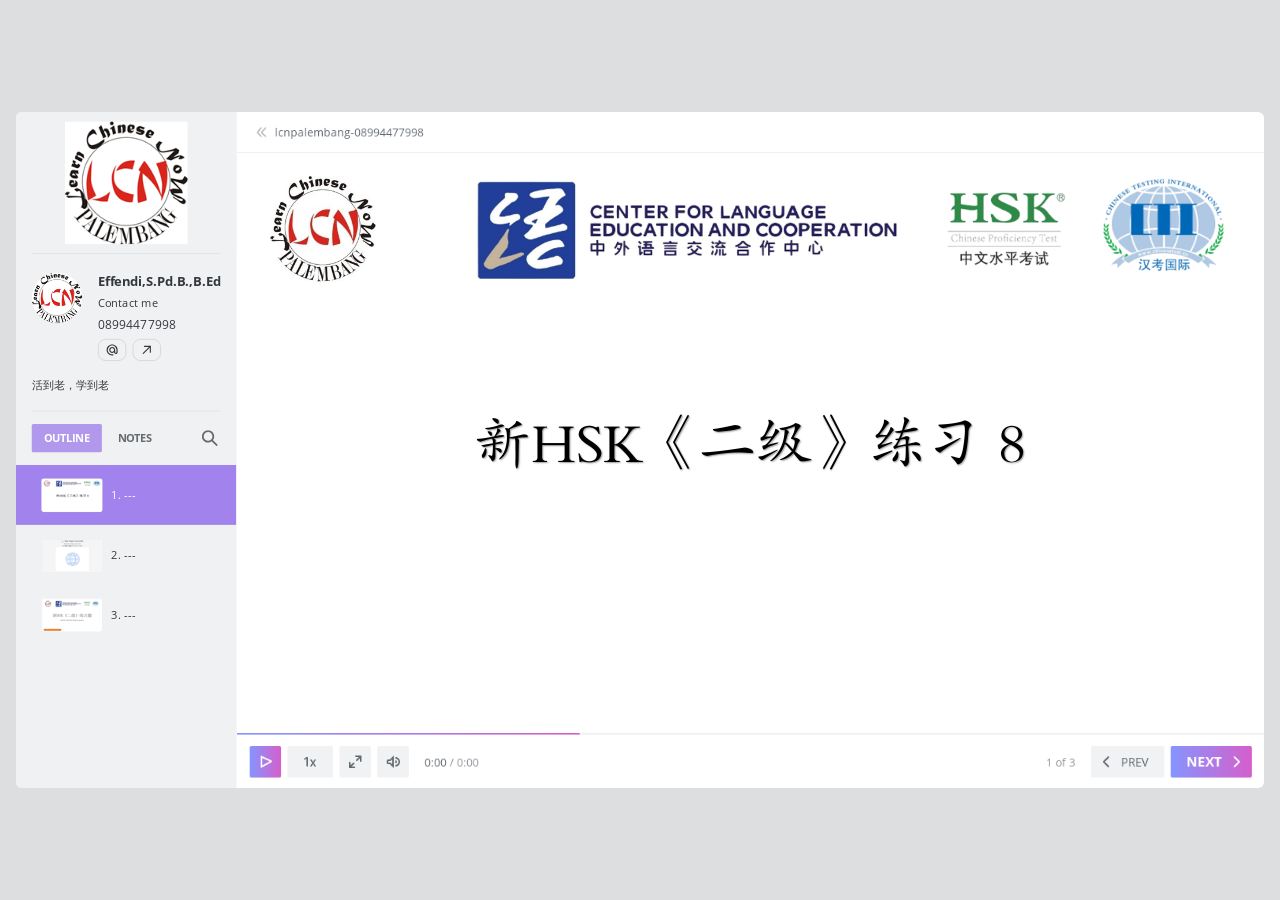
<file: index.html>
<!DOCTYPE html>
<!-- Created with iSpring --><!-- 1576 864 --><!--version 11.7.0.5 --><!--type html --><!--mainFolder ./ -->
<html style=background-color:#dcdee0;>
<head>
    <meta http-equiv="Content-Type" content="text/html;charset=utf-8"/><meta name="viewport" content="width=device-width,initial-scale=1,minimum-scale=1,maximum-scale=1,user-scalable=no"/><meta name="format-detection" content="telephone=no"/><meta name="apple-mobile-web-app-capable" content="yes"/><meta name="apple-mobile-web-app-status-bar-style" content="black"/><meta http-equiv="X-UA-Compatible" content="IE=edge"/><meta name="msapplication-tap-highlight" content="no"/><title>NEW HSK2 LESSON 08</title><link rel="apple-touch-icon-precomposed" href="data/apple-touch-icon.png"/><link rel="shortcut icon" type="image/ico" href="data/favicon.ico"/><style>body {background-color:#dcdee0;}#spr0_74d685 {display:none;}</style>
    
    
    <style>
		#playerView {
			position:absolute;
			-webkit-tap-highlight-color:rgba(0,0,0,0);
			-webkit-user-select:none;
			-moz-user-select:none;
			-webkit-touch-callout:none;
			-webkit-user-drag:none;
		}
		#playerView * {
			position:absolute;
		}
		#preloader {
			width: 50px;
			height: 50px;
			position: absolute;
			top: 0;
			left: 0;
			bottom: 0;
			right: 0;
			margin: auto;
			border-radius: 10px;
			background-color: rgba(0, 0, 0, 0.5);
		}

		#preloader::after {
			content: '';
			position: absolute;
			background: url([data-uri]);
			background-size: cover;
			top: 0;
			left: 0;
			bottom: 0;
			right: 0;
			animation: preloader_spin 1s infinite linear;
			-webkit-animation: preloader_spin 1s infinite linear;
		}

		@keyframes preloader_spin { 0% {transform: rotate(0deg);} 100% {transform: rotate(360deg);} }
		@-webkit-keyframes preloader_spin { 0% {-webkit-transform: rotate(0deg);} 100% {-webkit-transform: rotate(360deg);}}
    </style>
</head>
<body>
	<div id="preloader"></div>
	<script src="data/browsersupport.js?F84CAE93"></script>
	<script src="data/player.js?F84CAE93"></script>
    <div id="content"></div>
    <div id="spr0_74d685"></div>
    <script>
		document.addEventListener("DOMContentLoaded", () => (function(startup){
			function start(savedPresentationState)
			{
				var presInfo = "eNrVWktz28Yd/yoYdnwTaQB8q4cWL1oYQQRDgJId28MBiaW4EQjQeFBWNJpxp5dOm3PPPaWnzuTQS5N+miZpeutX6H93ARIg+JBcpzO1LZHc/e3//VrQ9xVcOa3cN4R6p1FvC1Ve0JRqoyk0qpLcVqsS3+7KPVEWRZV/qJxUYgD3tSvuzDoXOUOzLLPP8R3YmJIdb+ovHQ8tJo5/XeU73W6j0W53u2T/tnIqiB3+pDKvnLZFeJ0CfhqEyFqG43ar2eZ5HmDLVeVU5IXWSSUhcuEoSnCMxoJQa9f4cfOXBFI5fX1f8WFXm82Q7+ITqzZwa3LtRK5pLgC+gC0l8GNnGnMLBAsTWPjnX7/78Xff/OvDb/79969+/MvX7D2TqzKP4+Xpm+dvnk9wXPPu3jzP6wEYtKXar68XDvZq02DBxKkUVR1UTu+pVV0ndt48X86DOBBqS0oK2HUb1AjdxsNJRSFQr4j3gus8XGi2KB5eHx4nLvHEeOI5/k3l4eHtfiZ5Hu0dPKLHMqEWoi65r9yQX/[base64]/fQJX//sPvf/j2q5++/fP3H/7w03e//eFvf+I6rOrxNO1BIfK+xvMCPd+otRvdNjQQsdNotsW2iKqCQKoQTs33+m1qYmYNNz3Msz+N9DQrHcwhmL4DI1AS0dxZoihdshi9S/Zyl77csNcZe7kNGHjL8h1eFFS5W+1oAl9t9ES+2u00pGq7Lkr1htKTmnV5h+XFnZYX91tefKLl/[base64]/nabTCbVeCcBJ6o8a1OpwHjWEuEPqASjmJX7LY67SZluwVwi4Br+JjVW+A9Ocpc+MTM6ahHQ2YjBT4qhfjJpcAlKSbHxaj/XMYoyQPMGqk4vc/PHVwSpZEXha91WnWxI2zkEFOmTnHTLWzmgwFINlOGFroOEDfSSzybW+q3uwI0v5z2Tb7b3jAuItxtxBb31hZ3zkILPAk8tyRG65OLsQlKIErH40kQuigcOi5OoF6QUTjwgjCidTyCdiI705vrMEh8lyzRTZD9F1qvJ/REkDhYOlMcQ1GGWhDfLcn1xDINXaUzByGgwZyO/HhDR5rGeIUK1CSxI2rqR1E7C1YoLBBTVU3Umk8gZqP3cYFCvVHv1NUnUtihVo/+eSKdskINsdFpaI8hY8BN6r9x2NK53udwVVE1jT92nnasPRQeZQ1GoeSRlgC15Cj3EC+c8E5O4jjwi0K46DpEAO5CBlyHEOxgbDYwZBw6rW5zSzqSsxv9W82eohT3365leDGUVF3r2wfEWPs1k0Xo/[base64]/[base64]/ItQEkqQ64TmQx5KiaJaly4Y2loa6NDYkWTPGsqScj21zLGsv9D7pNQEXw7854iboGvs+9q+5YEYX6NMI8gh6Ly3Tts2L8UDqawaQkgNQbcGRLD1wqC9d6i8kWzf7Y3kE5/[base64]/IFUYigyLvcLY7nHLZgwoEsQivHS1hMZznKqNq2pJxdgB3GqqmM6BtrJNu6bRCjqsE0IVeJErinE3tsgD0ooCWQfiG9KKAGeBonYRlo6P3zPM7A/k0JxKyVQ7GyR2FZIZEGgzQg18Yk8xMDKcoYCI3AfT3SVGazrWUSxKZfXMx4sULNtsy+PTQNlo5jxTAtsL0iDaiTD0G1lzoYbmRA2oPLNMJOe49jbpZ4HhdNYYz3dx0rnugdBpMEpl9kwsuObXNkg62JQtm7HSCS1sRZ5GXH9lAbGNIrAAwRuV/tgrBEoTmiDQH5LM2cUnLQ9SwzijQuTQPCMVsk7qZzQwodDYc0VCld3YJaYAP0YmBokAkAfhUk3NxZIdJPVtD0aQ+BQMZh2krIBhn7sJ+kNFXzQoJsgqpgD3WFeJPkdxCGdyf0tJPE8yAEqhHn4ogOHJQ0SS+yn5/5SDWL5xiQwcLBfi3lMJSuoFVAoJqGBVVMzVZIJPgup4YOobYTPJQsakotdCIU7oWMJcPIUJzkebuAZ/qLMwN+mG/OstloN9UBjbpBFm1pwZQs68ocqlRuUi8dbulE0S3cCQoGz5uEndf7igmuU+w8DZtAs/[base64]/VG0jdOg5NN6Sf7bS2nzJXQiNU9iEWTDywbVN0GeHi0aAbeZIOllbQt6pcmWbpPue4UmEY5TWjT4Hl/[base64]/WiR2VQgbZvv19GuYkspGQiNwXDDGPz58zWDsApRmBoQr+5wL1hW9ED08/AfCloFP";
				PresentationPlayer.start(presInfo, "content", "playerView", onPlayerInit, savedPresentationState);
				function onPlayerInit(player)
				{
					(function(player){
	(function(player)
{
	function findConnector(win)
	{
		var retries = 0;
		while (!win.ispringPresentationConnector && win.parent && win.parent != win)
		{
			++retries;
			if (retries > 7)
			{
				return null;
			}

			win = win.parent;
		}
		return win.ispringPresentationConnector;
	}

	function getConnector()
	{
		var api = findConnector(window);
		if (!api && window.opener && (typeof(window.opener) != "undefined"))
		{
			api = findConnector(window.opener);
		}
		return api;
	}

	try
	{
		var connector = getConnector();
		if (connector)
		{
			connector.register(player);
		}
	}
	catch (e) {}
})(player);

})(player);

					var preloader = document.getElementById("preloader");
					preloader.parentNode.removeChild(preloader);
				}
			}

			if (startup)
				startup(start);
			else
				start();
		})());
    </script>
</body>
</html>
</file>
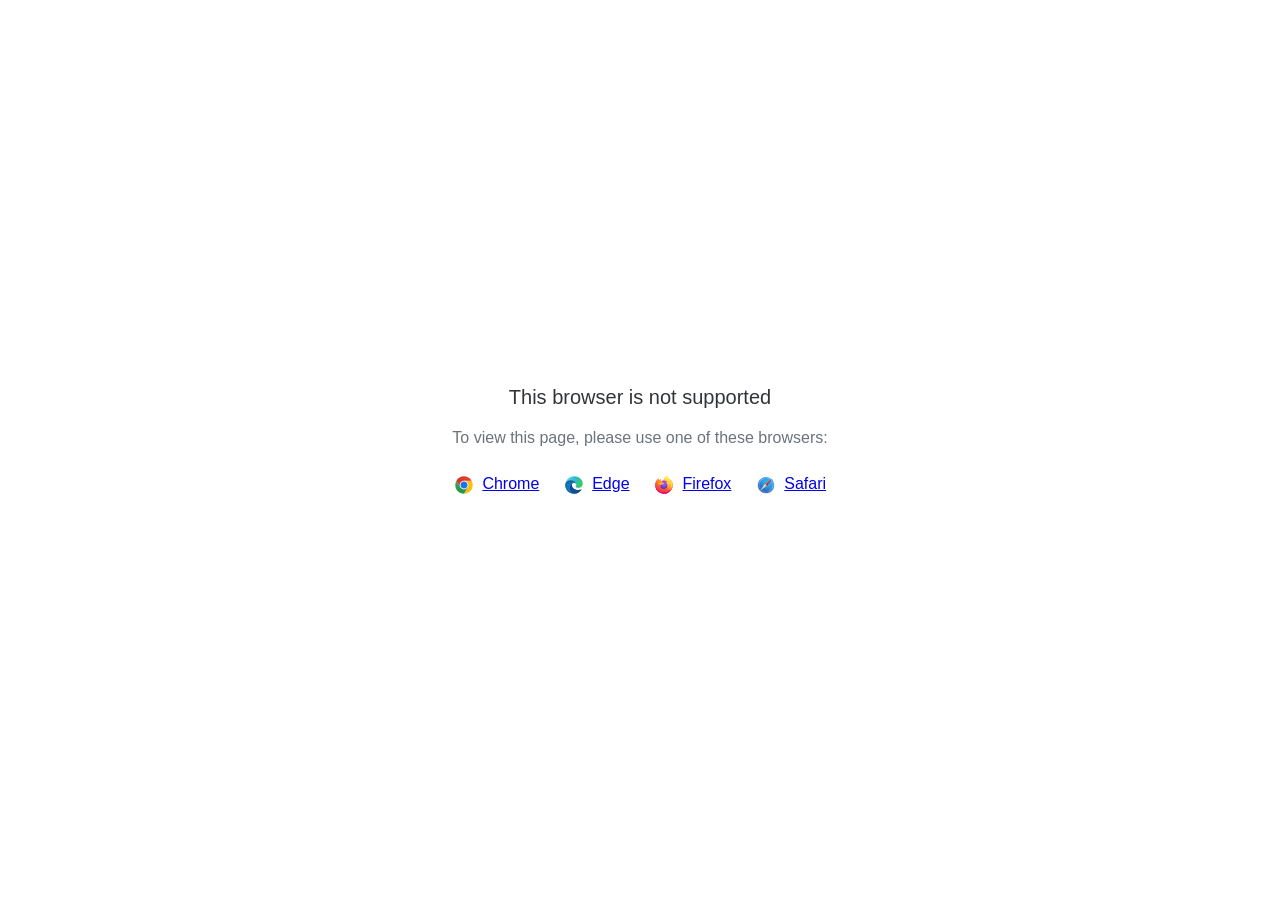
<file: data/html5-unsupported.html>
<html>
<head>
    <meta http-equiv="Content-Type" content="text/html;charset=utf-8"/>
    <meta name="viewport" content="width=device-width,initial-scale=1,maximum-scale=1">
    <meta name="format-detection" content="telephone=no">
    <meta name="apple-mobile-web-app-capable" content="yes">
    <meta name="apple-mobile-web-app-status-bar-style" content="black">
    <meta http-equiv="X-UA-Compatible" content="IE=edge">
    <meta name="msapplication-tap-highlight" content="no" />
    <title>Page Not Available</title>
    <style>
        body {
            background: #fff;
        }

        .banner {
            position: absolute;
            top: 50%;
            left: 50%;
            margin-left: -235px;
            margin-top: -67px;
            width: 470px;
            text-align: center;
            font-family: Roboto, Arial, Helvetica, sans-serif;
        }

        .title {
            margin-bottom: 16px;
            font-size: 20px;
            font-weight: 500;
            color: #323537;
            line-height: 28px;
        }

        .text {
            margin-bottom: 26px;
            font-size: 16px;
            color: #6C737B;
            line-height: 22px;
        }

        .browsers svg, .browsers a {
            display: inline-block;
            vertical-align: top;
        }

        .browsers a {
            font-size: 16px;
            margin-right: 20px;
            margin-left: 4px;
        }

        .browsers :last-child {
            margin-right: 0;
        }
    </style>
</head>
<body>
    <div class="banner">
        <div class="title">This browser is not supported</div>
        <div class="text">To view this page, please use one of these browsers:</div>
        <div class="browsers">
            <svg width="20" height="20" viewBox="0 0 20 20" fill="none" xmlns="http://www.w3.org/2000/svg">
                <path d="M10.0001 10.0001L13.789 12.1875L10.0001 18.7501C14.8326 18.7501 18.7501 14.8326 18.7501 10.0001C18.7501 8.40581 18.3216 6.91244 17.5766 5.625H10L10.0001 10.0001Z" fill="#FBBF12"/>
                <path d="M9.99999 1.25C6.76136 1.25 3.93585 3.01077 2.42285 5.6261L6.21103 12.1876L9.99999 10.0001V5.62507H17.5766C16.0634 3.01039 13.2382 1.25 9.99999 1.25Z" fill="url(#paint0_linear_579_2699)"/>
                <path d="M1.25005 10C1.25005 14.8325 5.16742 18.75 10 18.75L13.789 12.1875L10 10L6.21109 12.1875L2.42291 5.62598C1.67833 6.91306 1.25 8.40588 1.25 9.99988" fill="url(#paint1_linear_579_2699)"/>
                <path d="M14.3751 10.0001C14.3751 12.4163 12.4163 14.3751 10.0001 14.3751C7.58381 14.3751 5.625 12.4163 5.625 10.0001C5.625 7.58381 7.58381 5.625 10.0001 5.625C12.4163 5.625 14.3751 7.58381 14.3751 10.0001Z" fill="white"/>
                <path d="M13.5548 10.0001C13.5548 11.9633 11.9633 13.5548 10.0001 13.5548C8.03686 13.5548 6.44531 11.9633 6.44531 10.0001C6.44531 8.03686 8.03686 6.44531 10.0001 6.44531C11.9633 6.44531 13.5548 8.03686 13.5548 10.0001Z" fill="#1A73E8"/>
                <defs>
                    <linearGradient id="paint0_linear_579_2699" x1="5.04786" y1="6.71874" x2="12.965" y2="6.71874" gradientUnits="userSpaceOnUse">
                        <stop stop-color="#DB3328"/>
                        <stop offset="1" stop-color="#E53D30"/>
                    </linearGradient>
                    <linearGradient id="paint1_linear_579_2699" x1="4.58454" y1="7.18406" x2="7.82938" y2="12.8043" gradientUnits="userSpaceOnUse">
                        <stop stop-color="#32A651"/>
                        <stop offset="1" stop-color="#279847"/>
                    </linearGradient>
                </defs>
            </svg>
            <a href="https://www.google.com/chrome">Chrome</a>
            <svg width="20" height="20" viewBox="0 0 20 20" fill="none" xmlns="http://www.w3.org/2000/svg">
                <path d="M12.2449 9.92045C12.2449 8.25 10.5088 5.36648 6.59777 5.36648C2.68671 5.36648 1.25 8.62784 1.25 10.0199C1.25 5.0483 5.30074 1.25 10.1097 1.25C14.9188 1.25 18.75 4.84943 18.75 8.50852C18.75 11.7699 16.2956 12.9034 14.3002 12.9034C12.9832 12.9034 11.4866 12.4659 11.4866 11.7699C11.4866 11.233 12.2449 11.233 12.2449 9.92045Z" fill="url(#paint0_linear_579_2709)"/>
                <path d="M6.59777 5.36646C10.5088 5.36646 12.2449 8.24998 12.2449 9.92043C12.2449 9.93342 12.2448 9.94627 12.2446 9.95901C12.2249 8.84657 11.4738 7.79259 9.99002 7.79259C8.11431 7.79259 5.5801 10.338 5.91933 13.5C6.19087 16.031 8.33381 19.4261 12.9832 18.2329C12.9832 18.2329 12.1052 18.75 9.6508 18.75C5.30074 18.75 1.25 14.7727 1.25 10.2187C1.25 10.0981 1.25184 9.97975 1.25555 9.8637C1.35584 8.39889 2.82648 5.36646 6.59777 5.36646Z" fill="url(#paint1_linear_579_2709)"/>
                <path d="M6.59777 5.36646C10.5088 5.36646 12.2449 8.24998 12.2449 9.92043C12.2449 9.93342 12.2448 9.94627 12.2446 9.95901C12.2249 8.84657 11.4738 7.79259 9.99002 7.79259C8.11431 7.79259 5.5801 10.338 5.91933 13.5C6.19087 16.031 8.33381 19.4261 12.9832 18.2329C12.9832 18.2329 12.1052 18.75 9.6508 18.75C5.30074 18.75 1.25 14.7727 1.25 10.2187C1.25 10.0981 1.25184 9.97975 1.25555 9.8637C1.35584 8.39889 2.82648 5.36646 6.59777 5.36646Z" fill="url(#paint2_radial_579_2709)"/>
                <path d="M12.4415 18.4371C14.9324 17.7576 16.712 15.6377 17.0338 15.2101C17.393 14.7328 17.4928 14.4345 17.393 14.3351C17.2932 14.2357 17.1536 14.2555 16.7944 14.4345C16.4352 14.6135 14.32 15.4885 11.9056 14.7527C9.49107 14.0169 7.83486 12.1078 7.83486 9.99987C7.83486 8.36919 9.23166 7.79248 9.98993 7.79248C8.11422 7.79248 5.58001 10.3379 5.91923 13.4999C6.19077 16.0309 8.33371 19.426 12.9831 18.2328C12.9831 18.2328 12.821 18.3283 12.4415 18.4371Z" fill="#0E458A"/>
                <path d="M12.4415 18.4371C14.9324 17.7576 16.712 15.6377 17.0338 15.2101C17.393 14.7328 17.4928 14.4345 17.393 14.3351C17.2932 14.2357 17.1536 14.2555 16.7944 14.4345C16.4352 14.6135 14.32 15.4885 11.9056 14.7527C9.49107 14.0169 7.83486 12.1078 7.83486 9.99987C7.83486 8.36919 9.23166 7.79248 9.98993 7.79248C8.11422 7.79248 5.58001 10.3379 5.91923 13.4999C6.19077 16.0309 8.33371 19.426 12.9831 18.2328C12.9831 18.2328 12.821 18.3283 12.4415 18.4371Z" fill="url(#paint3_radial_579_2709)"/>
                <defs>
                    <linearGradient id="paint0_linear_579_2709" x1="17.7323" y1="11.5909" x2="0.61762" y2="7.54779" gradientUnits="userSpaceOnUse">
                        <stop stop-color="#3BCC50"/>
                        <stop offset="0.489583" stop-color="#2ABAD6"/>
                        <stop offset="1" stop-color="#7DCFE7"/>
                    </linearGradient>
                    <linearGradient id="paint1_linear_579_2709" x1="7.11659" y1="5.36646" x2="7.11659" y2="18.75" gradientUnits="userSpaceOnUse">
                        <stop stop-color="#035989"/>
                        <stop offset="0.265625" stop-color="#1175B6"/>
                        <stop offset="1" stop-color="#0470CF"/>
                    </linearGradient>
                    <radialGradient id="paint2_radial_579_2709" cx="0" cy="0" r="1" gradientUnits="userSpaceOnUse" gradientTransform="translate(6.83723 11.8693) rotate(59.2143) scale(5.92595 5.93561)">
                        <stop stop-color="#1284D8"/>
                        <stop offset="0.813899" stop-color="#1170B2" stop-opacity="0.767762"/>
                        <stop offset="1" stop-color="#0E649B" stop-opacity="0.65"/>
                    </radialGradient>
                    <radialGradient id="paint3_radial_579_2709" cx="0" cy="0" r="1" gradientUnits="userSpaceOnUse" gradientTransform="translate(11.6661 13.4999) rotate(77.9982) scale(4.79806 5.18015)">
                        <stop stop-color="#104890"/>
                        <stop offset="0.69943" stop-color="#12529E" stop-opacity="0.70624"/>
                        <stop offset="1" stop-color="#0E4584" stop-opacity="0.58"/>
                    </radialGradient>
                </defs>
            </svg>
            <a href="https://www.microsoft.com/edge">Edge</a>
            <svg width="20" height="20" viewBox="0 0 20 20" fill="none" xmlns="http://www.w3.org/2000/svg">
                <path d="M18.1191 6.70405C17.7385 5.78587 16.967 4.79462 16.3615 4.4815C16.8544 5.4501 17.1395 6.42162 17.2485 7.14652C17.2485 7.14652 17.2485 7.15163 17.2503 7.16113C16.2598 4.6861 14.5798 3.68791 13.2079 1.51504C13.1383 1.40543 13.069 1.29582 13.0012 1.17854C12.963 1.1124 12.932 1.05248 12.905 0.995851C12.8481 0.885984 12.8042 0.76987 12.7741 0.649844C12.7743 0.644144 12.7725 0.638558 12.7688 0.63417C12.7652 0.629782 12.7601 0.626904 12.7544 0.626094C12.749 0.624635 12.7434 0.624635 12.738 0.626094C12.7366 0.626756 12.7352 0.627617 12.734 0.628652C12.7318 0.628652 12.7296 0.63121 12.7274 0.63194L12.7311 0.627191C10.5302 1.91914 9.78353 4.30904 9.71499 5.5049C8.83549 5.56518 7.99455 5.88974 7.30189 6.43623C7.22949 6.37488 7.15379 6.31755 7.07512 6.26451C6.87551 5.56419 6.86708 4.82302 7.0507 4.11832C6.15057 4.52936 5.45059 5.17789 4.94165 5.75189H4.93764C4.5902 5.31089 4.61463 3.85634 4.63432 3.55272C4.63031 3.53372 4.37547 3.68535 4.34266 3.70837C4.03608 3.92756 3.7495 4.17357 3.48628 4.4435C3.18675 4.74784 2.9131 5.07672 2.66818 5.42671C2.1047 6.22702 1.70509 7.13132 1.49244 8.08735C1.48843 8.10635 1.48478 8.12608 1.48077 8.14544C1.46437 8.22254 1.40494 8.60946 1.39437 8.6935V8.71286C1.3169 9.11266 1.26865 9.5176 1.25 9.92444V9.96938C1.25 14.8186 5.17279 18.75 10.0114 18.75C14.345 18.75 17.943 15.5968 18.6477 11.455C18.6623 11.3428 18.6743 11.2295 18.6875 11.1163C18.8617 9.61022 18.6681 8.02743 18.1191 6.70405ZM8.02046 13.5774C8.06129 13.5968 8.09994 13.6183 8.14186 13.6373L8.14769 13.641C8.10577 13.6205 8.06311 13.5993 8.02082 13.5774H8.02046ZM17.251 7.16515V7.15675V7.16625V7.16515Z" fill="url(#paint0_linear_579_2717)"/>
                <path d="M18.119 6.704C17.7384 5.78582 16.9669 4.79457 16.3614 4.48145C16.8543 5.45005 17.1394 6.42157 17.2484 7.14647V7.16437C18.0752 9.41067 17.6246 11.695 16.9757 13.0907C15.9716 15.25 13.541 17.4635 9.73602 17.3557C5.62839 17.2388 2.0071 14.1802 1.33082 10.1776C1.20759 9.54586 1.33082 9.22543 1.39279 8.71281C1.31733 9.10778 1.28853 9.22214 1.25098 9.92439V9.96933C1.25098 14.8185 5.17377 18.7499 10.0124 18.7499C14.346 18.7499 17.944 15.5968 18.6487 11.4549C18.6633 11.3428 18.6753 11.2295 18.6884 11.1162C18.8616 9.61017 18.668 8.02738 18.119 6.704Z" fill="url(#paint1_radial_579_2717)"/>
                <path d="M18.119 6.704C17.7384 5.78582 16.9669 4.79457 16.3614 4.48145C16.8543 5.45005 17.1394 6.42157 17.2484 7.14647V7.16437C18.0752 9.41067 17.6246 11.695 16.9757 13.0907C15.9716 15.25 13.541 17.4635 9.73602 17.3557C5.62839 17.2388 2.0071 14.1802 1.33082 10.1776C1.20759 9.54586 1.33082 9.22543 1.39279 8.71281C1.31733 9.10778 1.28853 9.22214 1.25098 9.92439V9.96933C1.25098 14.8185 5.17377 18.7499 10.0124 18.7499C14.346 18.7499 17.944 15.5968 18.6487 11.4549C18.6633 11.3428 18.6753 11.2295 18.6884 11.1162C18.8616 9.61017 18.668 8.02738 18.119 6.704Z" fill="url(#paint2_radial_579_2717)"/>
                <path d="M13.8612 7.73587C13.8806 7.74939 13.8977 7.7629 13.9159 7.77642C13.696 7.38513 13.4221 7.02694 13.1022 6.71246C10.3788 3.98314 12.3884 0.794172 12.7271 0.631947L12.7307 0.627197C10.5298 1.91915 9.78314 4.30905 9.7146 5.50491C9.81668 5.49797 9.9184 5.4892 10.0223 5.4892C11.6647 5.4892 13.0953 6.39459 13.8612 7.73587Z" fill="url(#paint3_radial_579_2717)"/>
                <path d="M10.028 8.28118C10.0138 8.5004 9.24382 9.25307 8.97441 9.25307C6.48292 9.25307 6.07861 10.7635 6.07861 10.7635C6.18798 12.0357 7.07244 13.0833 8.14245 13.6375C8.19131 13.6627 8.24052 13.6854 8.28828 13.708C8.37396 13.7446 8.46 13.7811 8.54567 13.8136C8.91262 13.9433 9.29689 14.0172 9.68568 14.0329C14.0525 14.2382 14.8991 8.80001 11.7473 7.22087C12.5541 7.08021 13.3919 7.40575 13.8597 7.73495C13.0941 6.39367 11.6631 5.48828 10.0207 5.48828C9.91682 5.48828 9.81511 5.49705 9.71303 5.50399C8.83417 5.56502 7.99404 5.88994 7.30212 6.43642C7.43591 6.55005 7.58685 6.70131 7.90439 7.0148C8.5001 7.60378 10.0247 8.20993 10.028 8.28118Z" fill="url(#paint4_radial_579_2717)"/>
                <path d="M10.028 8.28118C10.0138 8.5004 9.24382 9.25307 8.97441 9.25307C6.48292 9.25307 6.07861 10.7635 6.07861 10.7635C6.18798 12.0357 7.07244 13.0833 8.14245 13.6375C8.19131 13.6627 8.24052 13.6854 8.28828 13.708C8.37396 13.7446 8.46 13.7811 8.54567 13.8136C8.91262 13.9433 9.29689 14.0172 9.68568 14.0329C14.0525 14.2382 14.8991 8.80001 11.7473 7.22087C12.5541 7.08021 13.3919 7.40575 13.8597 7.73495C13.0941 6.39367 11.6631 5.48828 10.0207 5.48828C9.91682 5.48828 9.81511 5.49705 9.71303 5.50399C8.83417 5.56502 7.99404 5.88994 7.30212 6.43642C7.43591 6.55005 7.58685 6.70131 7.90439 7.0148C8.5001 7.60378 10.0247 8.20993 10.028 8.28118Z" fill="url(#paint5_radial_579_2717)"/>
                <path d="M6.89479 6.14439C6.96588 6.19043 7.02421 6.22916 7.07708 6.2646C6.87746 5.56428 6.86903 4.82311 7.05265 4.11841C6.15252 4.52945 5.45255 5.17799 4.9436 5.75198C4.9848 5.75089 6.2557 5.72787 6.89479 6.14439Z" fill="url(#paint6_radial_579_2717)"/>
                <path d="M1.33119 10.1776C2.00747 14.1802 5.62876 17.2388 9.7393 17.3557C13.5443 17.4635 15.9735 15.25 16.979 13.0907C17.6279 11.6946 18.0785 9.41068 17.2517 7.16437V7.14756C17.2517 7.14976 17.2517 7.15268 17.2535 7.16218C17.5641 9.1962 16.532 11.1667 14.9184 12.4992C14.9167 12.5029 14.9152 12.5067 14.9137 12.5105C11.7692 15.0765 8.76042 14.0586 8.15123 13.6431C8.10893 13.6227 8.06628 13.6015 8.02399 13.5796C6.19056 12.7027 5.43334 11.0274 5.59558 9.5919C4.04797 9.5919 3.52007 8.28314 3.52007 8.28314C3.52007 8.28314 4.90982 7.29006 6.74143 8.1538C8.43778 8.95396 10.031 8.2835 10.031 8.28314C10.0277 8.21189 8.50304 7.60391 7.90842 7.01676C7.59088 6.70327 7.43995 6.55201 7.30615 6.43838C7.23375 6.37702 7.15805 6.3197 7.07939 6.26665C7.02725 6.23012 6.97001 6.19358 6.8971 6.14645C6.25801 5.72992 4.98711 5.75294 4.94518 5.75404H4.94117C4.59374 5.31303 4.61816 3.85849 4.63785 3.55487C4.63384 3.53587 4.379 3.68749 4.34619 3.71051C4.03961 3.92971 3.75303 4.17571 3.48981 4.44564C3.19028 4.74999 2.91663 5.07887 2.67171 5.42886C2.10823 6.22916 1.70862 7.13347 1.49597 8.08949C1.48904 8.1063 1.17734 9.47023 1.33119 10.1776Z" fill="url(#paint7_radial_579_2717)"/>
                <path d="M13.1024 6.71246C13.4222 7.02693 13.6962 7.38513 13.9161 7.77642C13.9616 7.81071 14.0055 7.8473 14.0473 7.88603C16.0335 9.71873 14.9945 12.3132 14.9154 12.4996C16.529 11.1671 17.5611 9.19662 17.2505 7.16259C16.2599 4.6861 14.58 3.68791 13.2081 1.51504C13.1385 1.40543 13.0692 1.29582 13.0014 1.17854C12.9631 1.1124 12.9321 1.05248 12.9051 0.995851C12.8483 0.885984 12.8044 0.76987 12.7742 0.649844C12.7745 0.644144 12.7726 0.638559 12.769 0.63417C12.7653 0.629782 12.7602 0.626904 12.7546 0.626094C12.7492 0.624635 12.7435 0.624635 12.7382 0.626094C12.7367 0.626756 12.7354 0.627617 12.7341 0.628652C12.732 0.628652 12.7298 0.63121 12.7276 0.63194C12.3885 0.794165 10.379 3.98313 13.1024 6.71246Z" fill="url(#paint8_radial_579_2717)"/>
                <path d="M14.0464 7.88413C14.0046 7.8454 13.9608 7.80882 13.9152 7.77452C13.8973 7.761 13.8787 7.74748 13.8605 7.73396C13.3928 7.40513 12.555 7.07922 11.7482 7.21989C14.8995 8.79902 14.0534 14.2372 9.68654 14.0319C9.29775 14.0163 8.91348 13.9424 8.54653 13.8126C8.46085 13.7805 8.37481 13.7451 8.28914 13.7071C8.23956 13.6844 8.19034 13.6618 8.14331 13.6365L8.14914 13.6402C8.75834 14.0567 11.7671 15.0746 14.9116 12.5075C14.9116 12.5075 14.9134 12.5028 14.9163 12.4962C14.9943 12.3132 16.0334 9.71866 14.0464 7.88413Z" fill="url(#paint9_radial_579_2717)"/>
                <path d="M6.07833 10.7635C6.07833 10.7635 6.48264 9.25306 8.97412 9.25306C9.24354 9.25306 10.0135 8.49966 10.0277 8.28117C10.0419 8.06268 8.43455 8.95199 6.7382 8.15183C4.90659 7.28809 3.51685 8.28117 3.51685 8.28117C3.51685 8.28117 4.04475 9.58993 5.59235 9.58993C5.43012 11.0255 6.18733 12.6992 8.02076 13.5776C8.06159 13.597 8.10024 13.6185 8.14217 13.6375C7.07215 13.0843 6.18879 12.0357 6.07833 10.7635Z" fill="url(#paint10_radial_579_2717)"/>
                <path d="M18.1191 6.70405C17.7385 5.78587 16.967 4.79462 16.3615 4.4815C16.8544 5.4501 17.1395 6.42162 17.2485 7.14652C17.2485 7.14652 17.2485 7.15163 17.2503 7.16113C16.2598 4.6861 14.5798 3.68791 13.2079 1.51504C13.1383 1.40543 13.069 1.29582 13.0012 1.17854C12.963 1.1124 12.932 1.05248 12.905 0.995851C12.8481 0.885984 12.8042 0.76987 12.7741 0.649844C12.7743 0.644144 12.7725 0.638558 12.7688 0.63417C12.7652 0.629782 12.7601 0.626904 12.7544 0.626094C12.749 0.624635 12.7434 0.624635 12.738 0.626094C12.7366 0.626756 12.7352 0.627617 12.734 0.628652C12.7318 0.628652 12.7296 0.63121 12.7274 0.63194L12.7311 0.627191C10.5302 1.91914 9.78353 4.30904 9.71499 5.5049C9.81707 5.49796 9.91878 5.48919 10.0227 5.48919C11.6651 5.48919 13.0957 6.39458 13.8616 7.73586C13.3939 7.40703 12.5561 7.08111 11.7493 7.22178C14.9007 8.80092 14.0545 14.2391 9.68764 14.0338C9.29885 14.0182 8.91458 13.9443 8.54763 13.8145C8.46196 13.7824 8.37592 13.747 8.29024 13.709C8.24066 13.6863 8.19144 13.6636 8.14441 13.6384L8.15025 13.6421C8.10796 13.6216 8.0653 13.6004 8.02301 13.5785C8.06384 13.5979 8.10249 13.6194 8.14441 13.6384C7.07221 13.0842 6.18885 12.0356 6.07839 10.7633C6.07839 10.7633 6.4827 9.25288 8.97418 9.25288C9.2436 9.25288 10.0136 8.49949 10.0278 8.28099C10.0245 8.20975 8.49987 7.60177 7.90525 7.01462C7.58771 6.70113 7.43678 6.54986 7.30298 6.43623C7.23058 6.37488 7.15488 6.31755 7.07622 6.26451C6.87661 5.56419 6.86817 4.82302 7.05179 4.11832C6.15166 4.52936 5.45169 5.17789 4.94275 5.75189H4.93874C4.5913 5.31089 4.61572 3.85634 4.63541 3.55272C4.6314 3.53372 4.37657 3.68535 4.34375 3.70837C4.03717 3.92756 3.75059 4.17357 3.48738 4.4435C3.18785 4.74784 2.9142 5.07672 2.66928 5.42671C2.1058 6.22702 1.70618 7.13132 1.49353 8.08735C1.48952 8.10635 1.48588 8.12608 1.48187 8.14544C1.46546 8.22254 1.39109 8.61494 1.38088 8.69898C1.38088 8.70556 1.38088 8.69277 1.38088 8.69898C1.31262 9.10444 1.26891 9.51368 1.25 9.92444V9.96938C1.25 14.8186 5.17279 18.75 10.0114 18.75C14.345 18.75 17.943 15.5968 18.6477 11.455C18.6623 11.3428 18.6743 11.2295 18.6875 11.1163C18.8617 9.61022 18.6681 8.02743 18.1191 6.70405ZM17.25 7.15492V7.16442V7.15492Z" fill="url(#paint11_linear_579_2717)"/>
                <defs>
                    <linearGradient id="paint0_linear_579_2717" x1="16.9594" y1="3.43288" x2="2.3837" y2="17.4648" gradientUnits="userSpaceOnUse">
                        <stop offset="0.05" stop-color="#FFF44F"/>
                        <stop offset="0.11" stop-color="#FFE847"/>
                        <stop offset="0.22" stop-color="#FFC830"/>
                        <stop offset="0.37" stop-color="#FF980E"/>
                        <stop offset="0.4" stop-color="#FF8B16"/>
                        <stop offset="0.46" stop-color="#FF672A"/>
                        <stop offset="0.53" stop-color="#FF3647"/>
                        <stop offset="0.7" stop-color="#E31587"/>
                    </linearGradient>
                    <radialGradient id="paint1_radial_579_2717" cx="0" cy="0" r="1" gradientUnits="userSpaceOnUse" gradientTransform="translate(16.287 2.63668) scale(18.2654 18.3055)">
                        <stop offset="0.13" stop-color="#FFBD4F"/>
                        <stop offset="0.19" stop-color="#FFAC31"/>
                        <stop offset="0.25" stop-color="#FF9D17"/>
                        <stop offset="0.28" stop-color="#FF980E"/>
                        <stop offset="0.4" stop-color="#FF563B"/>
                        <stop offset="0.47" stop-color="#FF3750"/>
                        <stop offset="0.71" stop-color="#F5156C"/>
                        <stop offset="0.78" stop-color="#EB0878"/>
                        <stop offset="0.86" stop-color="#E50080"/>
                    </radialGradient>
                    <radialGradient id="paint2_radial_579_2717" cx="0" cy="0" r="1" gradientUnits="userSpaceOnUse" gradientTransform="translate(9.61279 10.1202) scale(18.2654 18.3055)">
                        <stop offset="0.3" stop-color="#960E18"/>
                        <stop offset="0.35" stop-color="#B11927" stop-opacity="0.74"/>
                        <stop offset="0.43" stop-color="#DB293D" stop-opacity="0.34"/>
                        <stop offset="0.5" stop-color="#F5334B" stop-opacity="0.09"/>
                        <stop offset="0.53" stop-color="#FF3750" stop-opacity="0"/>
                    </radialGradient>
                    <radialGradient id="paint3_radial_579_2717" cx="0" cy="0" r="1" gradientUnits="userSpaceOnUse" gradientTransform="translate(11.8153 -1.51753) scale(13.2325 13.2615)">
                        <stop offset="0.13" stop-color="#FFF44F"/>
                        <stop offset="0.25" stop-color="#FFDC3E"/>
                        <stop offset="0.51" stop-color="#FF9D12"/>
                        <stop offset="0.53" stop-color="#FF980E"/>
                    </radialGradient>
                    <radialGradient id="paint4_radial_579_2717" cx="0" cy="0" r="1" gradientUnits="userSpaceOnUse" gradientTransform="translate(7.59304 14.9021) scale(8.69686 8.71594)">
                        <stop offset="0.35" stop-color="#3A8EE6"/>
                        <stop offset="0.47" stop-color="#5C79F0"/>
                        <stop offset="0.67" stop-color="#9059FF"/>
                        <stop offset="1" stop-color="#C139E6"/>
                    </radialGradient>
                    <radialGradient id="paint5_radial_579_2717" cx="0" cy="0" r="1" gradientUnits="userSpaceOnUse" gradientTransform="translate(9.87545 7.94492) rotate(-13.9265) scale(4.60823 5.42407)">
                        <stop offset="0.21" stop-color="#9059FF" stop-opacity="0"/>
                        <stop offset="0.28" stop-color="#8C4FF3" stop-opacity="0.06"/>
                        <stop offset="0.75" stop-color="#7716A8" stop-opacity="0.45"/>
                        <stop offset="0.97" stop-color="#6E008B" stop-opacity="0.6"/>
                    </radialGradient>
                    <radialGradient id="paint6_radial_579_2717" cx="0" cy="0" r="1" gradientUnits="userSpaceOnUse" gradientTransform="translate(9.38226 1.88781) scale(6.25678 6.27051)">
                        <stop stop-color="#FFE226"/>
                        <stop offset="0.12" stop-color="#FFDB27"/>
                        <stop offset="0.3" stop-color="#FFC82A"/>
                        <stop offset="0.5" stop-color="#FFA930"/>
                        <stop offset="0.73" stop-color="#FF7E37"/>
                        <stop offset="0.79" stop-color="#FF7139"/>
                    </radialGradient>
                    <radialGradient id="paint7_radial_579_2717" cx="0" cy="0" r="1" gradientUnits="userSpaceOnUse" gradientTransform="translate(14.3005 -2.08939) scale(26.6943 26.7529)">
                        <stop offset="0.11" stop-color="#FFF44F"/>
                        <stop offset="0.46" stop-color="#FF980E"/>
                        <stop offset="0.62" stop-color="#FF5634"/>
                        <stop offset="0.72" stop-color="#FF3647"/>
                        <stop offset="0.9" stop-color="#E31587"/>
                    </radialGradient>
                    <radialGradient id="paint8_radial_579_2717" cx="0" cy="0" r="1" gradientUnits="userSpaceOnUse" gradientTransform="translate(11.72 0.833589) rotate(84.2447) scale(19.4998 12.7839)">
                        <stop stop-color="#FFF44F"/>
                        <stop offset="0.06" stop-color="#FFE847"/>
                        <stop offset="0.17" stop-color="#FFC830"/>
                        <stop offset="0.3" stop-color="#FF980E"/>
                        <stop offset="0.36" stop-color="#FF8B16"/>
                        <stop offset="0.45" stop-color="#FF672A"/>
                        <stop offset="0.57" stop-color="#FF3647"/>
                        <stop offset="0.74" stop-color="#E31587"/>
                    </radialGradient>
                    <radialGradient id="paint9_radial_579_2717" cx="0" cy="0" r="1" gradientUnits="userSpaceOnUse" gradientTransform="translate(9.23484 4.20996) scale(16.6653 16.7019)">
                        <stop offset="0.14" stop-color="#FFF44F"/>
                        <stop offset="0.48" stop-color="#FF980E"/>
                        <stop offset="0.59" stop-color="#FF5634"/>
                        <stop offset="0.66" stop-color="#FF3647"/>
                        <stop offset="0.9" stop-color="#E31587"/>
                    </radialGradient>
                    <radialGradient id="paint10_radial_579_2717" cx="0" cy="0" r="1" gradientUnits="userSpaceOnUse" gradientTransform="translate(13.6341 5.18793) scale(18.2402 18.2803)">
                        <stop offset="0.09" stop-color="#FFF44F"/>
                        <stop offset="0.23" stop-color="#FFE141"/>
                        <stop offset="0.51" stop-color="#FFAF1E"/>
                        <stop offset="0.63" stop-color="#FF980E"/>
                    </radialGradient>
                    <linearGradient id="paint11_linear_579_2717" x1="16.7844" y1="3.35761" x2="4.38152" y2="15.7337" gradientUnits="userSpaceOnUse">
                        <stop offset="0.17" stop-color="#FFF44F" stop-opacity="0.8"/>
                        <stop offset="0.27" stop-color="#FFF44F" stop-opacity="0.63"/>
                        <stop offset="0.49" stop-color="#FFF44F" stop-opacity="0.22"/>
                        <stop offset="0.6" stop-color="#FFF44F" stop-opacity="0"/>
                    </linearGradient>
                </defs>
            </svg>
            <a href="https://www.mozilla.org/firefox">Firefox</a>
            <svg width="20" height="20" viewBox="0 0 20 20" fill="none" xmlns="http://www.w3.org/2000/svg">
                <path d="M10 18.75C14.8325 18.75 18.75 14.8325 18.75 10C18.75 5.16751 14.8325 1.25 10 1.25C5.16751 1.25 1.25 5.16751 1.25 10C1.25 14.8325 5.16751 18.75 10 18.75Z" fill="url(#paint0_linear_579_2734)"/>
                <path d="M10 18.0938C14.4701 18.0938 18.0938 14.4701 18.0938 10C18.0938 5.52995 14.4701 1.90625 10 1.90625C5.52995 1.90625 1.90625 5.52995 1.90625 10C1.90625 14.4701 5.52995 18.0938 10 18.0938Z" fill="url(#paint1_radial_579_2734)"/>
                <path d="M10.0137 3.87498C9.95897 3.87498 9.91113 3.83399 9.91113 3.7793V2.35057C9.91113 2.29588 9.95897 2.25488 10.0137 2.25488C10.0683 2.25488 10.1162 2.29588 10.1162 2.35057V3.7793C10.1093 3.83399 10.0683 3.87498 10.0137 3.87498Z" fill="#F3F3F3"/>
                <path d="M10.0137 3.88182C9.95214 3.88182 9.9043 3.83397 9.9043 3.77929V2.35058C9.9043 2.29589 9.95214 2.24805 10.0137 2.24805C10.0752 2.24805 10.123 2.29589 10.123 2.35058V3.77929C10.123 3.83397 10.0684 3.88182 10.0137 3.88182ZM10.0137 2.26167C9.96583 2.26167 9.91799 2.30273 9.91799 2.35058V3.77929C9.91799 3.82713 9.95898 3.8682 10.0137 3.8682C10.0615 3.8682 10.1093 3.82713 10.1093 3.77929V2.35058C10.1026 2.30273 10.0615 2.26167 10.0137 2.26167Z" fill="white"/>
                <path d="M10.6972 3.10941C10.6426 3.10257 10.6016 3.06157 10.6016 3.00688L10.6494 2.37108C10.6562 2.31646 10.7041 2.2754 10.7588 2.28224C10.8135 2.28909 10.8545 2.33015 10.8545 2.38484L10.8066 3.02057C10.7998 3.07526 10.7519 3.11626 10.6972 3.10948V3.10941Z" fill="#F3F3F3"/>
                <path d="M10.6973 3.1164C10.6357 3.10955 10.5947 3.06171 10.5947 3.00702L10.6426 2.37123C10.6494 2.31661 10.6973 2.26877 10.7588 2.27554C10.8203 2.28239 10.8613 2.3303 10.8613 2.38492L10.8135 3.02071C10.8066 3.08224 10.7588 3.12324 10.6973 3.1164ZM10.7588 2.28923C10.7109 2.28923 10.663 2.32346 10.663 2.3713L10.6152 3.00709C10.6152 3.05486 10.6494 3.09593 10.7041 3.10271C10.7519 3.10271 10.7998 3.06855 10.7998 3.02071L10.8476 2.38492C10.8476 2.33708 10.8066 2.29608 10.7587 2.28923H10.7588Z" fill="white"/>
                <path d="M11.2099 3.99815C11.1551 3.98447 11.121 3.93662 11.1278 3.88193L11.4081 2.48051C11.4218 2.4259 11.4696 2.39167 11.5243 2.40536C11.579 2.41905 11.6131 2.4669 11.6063 2.52158L11.326 3.923C11.3192 3.97078 11.2645 4.005 11.2098 3.99815H11.2099Z" fill="#F3F3F3"/>
                <path d="M11.2101 4.00462C11.1485 3.99093 11.1144 3.93625 11.1212 3.88156L11.4015 2.48016C11.4152 2.42554 11.4699 2.38447 11.5313 2.39816C11.5928 2.41185 11.6271 2.46654 11.6202 2.52123L11.34 3.92263C11.3263 3.97724 11.2716 4.01147 11.2101 4.00462ZM11.5313 2.41185C11.4835 2.40501 11.4356 2.43231 11.4219 2.48023L11.1418 3.88163C11.1349 3.9294 11.1622 3.97724 11.2169 3.991C11.2647 3.99778 11.3126 3.9704 11.3263 3.92256L11.6065 2.52123C11.6134 2.46654 11.5792 2.42554 11.5313 2.41185Z" fill="white"/>
                <path d="M12.0302 3.38287C12.0172 3.37973 12.0049 3.37405 11.9941 3.36617C11.9832 3.35828 11.9741 3.34834 11.9671 3.33691C11.9601 3.32548 11.9554 3.31279 11.9534 3.29956C11.9513 3.28633 11.9519 3.27282 11.955 3.2598L12.1259 2.64462C12.1395 2.58993 12.1942 2.56255 12.2489 2.57624C12.3036 2.58993 12.3378 2.64462 12.3242 2.69931L12.1532 3.31456C12.1395 3.36918 12.0849 3.39656 12.0302 3.38287Z" fill="#F3F3F3"/>
                <path d="M12.0302 3.38948C11.9756 3.37579 11.9346 3.31426 11.9551 3.25965L12.126 2.64433C12.1396 2.58972 12.2011 2.55549 12.2558 2.56918C12.3105 2.58287 12.3515 2.6444 12.331 2.69902L12.1601 3.31433C12.1464 3.36895 12.0918 3.40317 12.0303 3.38948H12.0302ZM12.2558 2.58972C12.208 2.57603 12.1533 2.6034 12.1396 2.65125L11.9688 3.26642C11.9551 3.31426 11.9824 3.36218 12.0371 3.37579C12.0849 3.38948 12.1396 3.36218 12.1533 3.31433L12.3242 2.69902C12.331 2.65125 12.3037 2.6034 12.2558 2.58964V2.58972Z" fill="white"/>
                <path d="M12.3652 4.34683C12.3105 4.3263 12.2901 4.26477 12.3105 4.21692L12.8574 2.89759C12.8778 2.84975 12.9394 2.82237 12.9872 2.84975C13.042 2.87021 13.0625 2.93181 13.042 2.97958L12.4951 4.29892C12.4746 4.34683 12.413 4.37414 12.3653 4.34683H12.3652Z" fill="#F3F3F3"/>
                <path d="M12.3653 4.35357C12.339 4.34356 12.3178 4.32354 12.3062 4.29791C12.2947 4.27227 12.2938 4.24311 12.3037 4.21681L12.8506 2.89746C12.8711 2.84277 12.9327 2.82224 12.9942 2.84277C13.0205 2.85278 13.0417 2.8728 13.0532 2.89843C13.0648 2.92407 13.0657 2.95323 13.0557 2.97953L12.5089 4.29888C12.4815 4.35357 12.4199 4.38088 12.3653 4.35357ZM12.9874 2.85646C12.9395 2.836 12.8848 2.85646 12.8643 2.90431L12.3174 4.22366C12.2969 4.2715 12.3243 4.31934 12.3721 4.33988C12.4199 4.36034 12.4746 4.33988 12.4952 4.29204L13.0421 2.97268C13.0557 2.93161 13.0352 2.87693 12.9874 2.85646Z" fill="white"/>
                <path d="M13.288 3.90926C13.2401 3.88188 13.2196 3.82719 13.2401 3.77935L13.5272 3.21202C13.5545 3.16411 13.6092 3.14358 13.6639 3.17095C13.7118 3.19833 13.7322 3.25302 13.7118 3.30079L13.4246 3.86819C13.3973 3.91603 13.3426 3.93664 13.2879 3.90926H13.288Z" fill="#F3F3F3"/>
                <path d="M13.288 3.91591C13.2332 3.88853 13.2128 3.827 13.2401 3.77231L13.5272 3.20498C13.5545 3.15022 13.6161 3.12975 13.6707 3.15706C13.7254 3.18444 13.746 3.24597 13.7186 3.30066L13.4315 3.868C13.4041 3.92268 13.3426 3.94322 13.2879 3.91584L13.288 3.91591ZM13.664 3.17075C13.6161 3.15029 13.5614 3.16391 13.5409 3.21175L13.2538 3.77916C13.2333 3.82015 13.2538 3.87484 13.2948 3.90222C13.3426 3.92268 13.3973 3.90906 13.4178 3.86122L13.705 3.29382C13.7254 3.25282 13.705 3.19813 13.664 3.17075Z" fill="white"/>
                <path d="M13.425 4.92103C13.3772 4.88688 13.3635 4.82534 13.3976 4.78435L14.1906 3.60168C14.2179 3.55383 14.2795 3.54699 14.3273 3.57437C14.3752 3.60852 14.3888 3.67005 14.3547 3.71105L13.5617 4.89372C13.5344 4.94156 13.4728 4.95525 13.425 4.92103Z" fill="#F3F3F3"/>
                <path d="M13.4248 4.92767C13.377 4.89352 13.3633 4.82514 13.3907 4.7773L14.1836 3.59466C14.2178 3.54682 14.2793 3.53313 14.334 3.56735C14.3818 3.60151 14.3955 3.66988 14.3682 3.71772L13.5752 4.90036C13.541 4.9482 13.4727 4.96182 13.4248 4.92767ZM14.3271 3.58104C14.2862 3.55367 14.2246 3.56051 14.1973 3.60151L13.4043 4.78414C13.377 4.82507 13.3906 4.87983 13.4317 4.90714C13.4727 4.93451 13.5342 4.92767 13.5615 4.88667L14.3545 3.71088C14.3818 3.66988 14.3682 3.60835 14.3271 3.58104Z" fill="white"/>
                <path d="M14.4229 4.66788C14.3819 4.63366 14.3683 4.57213 14.4024 4.53113L14.7989 4.0321C14.833 3.99117 14.8946 3.98425 14.9355 4.01848C14.9766 4.05263 14.9902 4.11416 14.956 4.15516L14.5596 4.65419C14.5255 4.69519 14.4639 4.70204 14.4229 4.66788H14.4229Z" fill="#F3F3F3"/>
                <path d="M14.4161 4.6747C14.3683 4.64047 14.3614 4.5721 14.3957 4.52425L14.7921 4.02528C14.8262 3.97736 14.8946 3.97052 14.9424 4.01159C14.9903 4.04574 14.9971 4.11412 14.9629 4.16196L14.5665 4.66101C14.5323 4.70885 14.464 4.7157 14.4161 4.6747ZM14.9287 4.02521C14.8878 3.99105 14.8331 3.9979 14.7989 4.0389L14.4024 4.53794C14.3751 4.57894 14.382 4.63363 14.4229 4.66778C14.464 4.70201 14.5186 4.69516 14.5528 4.65416L14.9493 4.15512C14.9767 4.11412 14.9697 4.05259 14.9288 4.02528L14.9287 4.02521Z" fill="white"/>
                <path d="M14.3545 5.69352C14.3135 5.65252 14.3135 5.59099 14.3545 5.55677L15.3661 4.55195C15.4072 4.51095 15.4686 4.51772 15.5029 4.55195C15.537 4.5861 15.5439 4.65447 15.5029 4.68863L14.4981 5.69352C14.457 5.73452 14.3955 5.73452 14.3545 5.69352Z" fill="#F3F3F3"/>
                <path d="M14.3477 5.70023C14.3279 5.68017 14.3169 5.65317 14.3169 5.62505C14.3169 5.59692 14.3279 5.56992 14.3477 5.54986L15.3594 4.54496C15.3794 4.52522 15.4064 4.51416 15.4346 4.51416C15.4627 4.51416 15.4898 4.52522 15.5098 4.54496C15.5295 4.56502 15.5406 4.59202 15.5406 4.62014C15.5406 4.64827 15.5295 4.67527 15.5098 4.69533L14.498 5.70016C14.478 5.71988 14.451 5.73093 14.4228 5.73093C14.3947 5.73093 14.3677 5.71988 14.3477 5.70016V5.70023ZM15.503 4.5518C15.4688 4.51758 15.4073 4.51758 15.3731 4.5518L14.3613 5.55663C14.3271 5.59086 14.3271 5.65239 14.3613 5.68654C14.3955 5.72077 14.457 5.72077 14.4912 5.68654L15.503 4.68171C15.5371 4.64749 15.5371 4.5928 15.503 4.5518Z" fill="white"/>
                <path d="M15.3798 5.63856C15.3456 5.59757 15.3456 5.53604 15.3866 5.50181L15.872 5.09171C15.9129 5.05755 15.9745 5.06433 16.0087 5.1054C16.0428 5.14639 16.0428 5.20792 16.0019 5.24207L15.5165 5.65225C15.4755 5.6864 15.4139 5.67956 15.3798 5.63856Z" fill="#F3F3F3"/>
                <path d="M15.373 5.64558C15.332 5.59774 15.3388 5.52936 15.3798 5.49521L15.8651 5.08502C15.9061 5.04402 15.9745 5.05087 16.0155 5.09871C16.0566 5.14655 16.0497 5.21493 16.0087 5.24908L15.5234 5.65927C15.4824 5.7002 15.414 5.69342 15.3731 5.64558H15.373ZM16.0019 5.10555C15.9677 5.06456 15.913 5.06456 15.8721 5.09186L15.3867 5.50205C15.3525 5.53621 15.3457 5.59089 15.3798 5.63189C15.414 5.67289 15.4687 5.67289 15.5097 5.64558L15.995 5.23539C16.036 5.20124 16.036 5.14655 16.0019 5.10555Z" fill="white"/>
                <path d="M15.1066 6.6229C15.0725 6.57505 15.0861 6.51352 15.134 6.48614L16.3234 5.6932C16.3712 5.66582 16.4327 5.67951 16.46 5.72058C16.4943 5.76842 16.4806 5.82995 16.4327 5.85726L15.2434 6.65021C15.2023 6.67758 15.1408 6.6639 15.1066 6.6229Z" fill="#F3F3F3"/>
                <path d="M15.0995 6.62311C15.0654 6.57527 15.0791 6.50689 15.1269 6.47274L16.3163 5.67974C16.3642 5.64559 16.4326 5.65928 16.4667 5.71397C16.5009 5.76181 16.4872 5.83018 16.4394 5.86427L15.25 6.65733C15.2021 6.69156 15.1338 6.67787 15.0995 6.62318V6.62311ZM16.453 5.72765C16.4257 5.68659 16.371 5.6729 16.33 5.70028L15.1405 6.4932C15.0996 6.52058 15.0858 6.57527 15.1201 6.62311C15.1474 6.66411 15.2021 6.6778 15.2431 6.65049L16.4326 5.85749C16.4736 5.82334 16.4804 5.76858 16.453 5.72765Z" fill="white"/>
                <path d="M16.125 6.76667C16.0977 6.71875 16.1114 6.65729 16.1592 6.62992L16.7129 6.31549C16.7608 6.28811 16.8223 6.30864 16.8496 6.35642C16.877 6.40433 16.8633 6.46579 16.8155 6.49317L16.2617 6.80766C16.2139 6.83497 16.1523 6.81451 16.125 6.7666L16.125 6.76667Z" fill="#F3F3F3"/>
                <path d="M16.1184 6.77347C16.0911 6.71878 16.1048 6.65725 16.1526 6.62994L16.7063 6.31549C16.7542 6.28811 16.8226 6.30865 16.8499 6.35642C16.8772 6.41118 16.8636 6.47271 16.8157 6.50002L16.262 6.81454C16.2141 6.84185 16.1458 6.82132 16.1184 6.77347ZM16.843 6.36333C16.8157 6.31549 16.761 6.3018 16.72 6.32911L16.1663 6.64363C16.1253 6.67094 16.1116 6.72563 16.1321 6.76663C16.1594 6.81447 16.2141 6.82816 16.2551 6.80085L16.8089 6.48633C16.8499 6.46587 16.8636 6.41118 16.843 6.36333Z" fill="white"/>
                <path d="M15.667 7.6758C15.6465 7.62111 15.667 7.56642 15.7216 7.54596L17.041 6.9991C17.0888 6.97856 17.1504 7.00587 17.1708 7.05371C17.1913 7.1084 17.1708 7.16308 17.1161 7.18355L15.7969 7.73041C15.749 7.75095 15.6875 7.73041 15.667 7.6758Z" fill="#F3F3F3"/>
                <path d="M15.6601 7.68255C15.6397 7.62793 15.6601 7.5664 15.7148 7.53903L17.0341 6.99218C17.0604 6.98227 17.0896 6.98318 17.1152 6.99471C17.1408 7.00624 17.1608 7.02746 17.1708 7.05371C17.1914 7.10839 17.1708 7.16992 17.1161 7.19723L15.7969 7.74408C15.7706 7.75401 15.7414 7.75312 15.7158 7.7416C15.6902 7.73008 15.6701 7.70887 15.6601 7.68262V7.68255ZM17.1572 7.06055C17.1367 7.01271 17.082 6.99218 17.041 7.00586L15.7217 7.55271C15.6738 7.57318 15.6533 7.62793 15.6738 7.67577C15.6943 7.72361 15.749 7.74415 15.79 7.73046L17.1093 7.18361C17.1572 7.16315 17.1777 7.10839 17.1572 7.06055Z" fill="white"/>
                <path d="M16.6308 8.0176C16.6104 7.96284 16.6377 7.90822 16.6923 7.88769L17.2938 7.6894C17.3417 7.66894 17.4032 7.70309 17.4169 7.75093C17.4374 7.80562 17.4101 7.86031 17.3554 7.88084L16.7539 8.07913C16.706 8.09959 16.6513 8.07228 16.6308 8.01753V8.0176Z" fill="#F3F3F3"/>
                <path d="M16.6239 8.02433C16.6034 7.96964 16.6307 7.9081 16.6923 7.88764L17.2938 7.68935C17.3485 7.66888 17.41 7.70304 17.4305 7.7578C17.451 7.81241 17.4237 7.87395 17.3621 7.89448L16.7606 8.09277C16.706 8.10639 16.6444 8.07901 16.6239 8.02433ZM17.4168 7.76464C17.4031 7.71673 17.3485 7.68935 17.3006 7.70304L16.6991 7.90133C16.6513 7.91495 16.6307 7.96964 16.6444 8.01755C16.6581 8.0654 16.7128 8.0927 16.7606 8.07901L17.3621 7.88079C17.41 7.86033 17.4305 7.81241 17.4168 7.76457V7.76464Z" fill="white"/>
                <path d="M16.0157 8.831C16.002 8.77632 16.0362 8.72163 16.0909 8.71479L17.4922 8.44138C17.5468 8.42769 17.5947 8.46868 17.6083 8.52337C17.622 8.57805 17.5879 8.63273 17.5332 8.63957L16.1319 8.91299C16.0772 8.91983 16.0225 8.88568 16.0156 8.831H16.0157Z" fill="#F3F3F3"/>
                <path d="M16.0019 8.83107C15.9882 8.76953 16.0292 8.71484 16.0839 8.70115L17.4853 8.42769C17.54 8.414 17.5947 8.45507 17.6083 8.51661C17.622 8.57807 17.581 8.63276 17.5263 8.64645L16.1249 8.91991C16.0703 8.9336 16.0155 8.8926 16.0019 8.831V8.83107ZM17.5947 8.52338C17.5879 8.47553 17.54 8.44138 17.4922 8.44822L16.0908 8.72168C16.0429 8.72853 16.0088 8.78315 16.0224 8.83107C16.0292 8.87891 16.0771 8.91307 16.125 8.90622L17.5263 8.63276C17.5742 8.61907 17.6083 8.57123 17.5947 8.52338Z" fill="white"/>
                <path d="M16.8908 9.35748C16.8839 9.30278 16.9181 9.25493 16.9728 9.24809L17.6016 9.17285C17.6563 9.16608 17.7042 9.20708 17.711 9.26178C17.7178 9.31647 17.6837 9.36432 17.629 9.37117L17.0001 9.44633C16.9522 9.45317 16.8975 9.41217 16.8907 9.35748H16.8908Z" fill="#F3F3F3"/>
                <path d="M16.8838 9.35764C16.877 9.29611 16.918 9.24143 16.9726 9.23458L17.6015 9.15944C17.6562 9.15259 17.7108 9.19359 17.7177 9.25512C17.7245 9.31664 17.6835 9.37133 17.6289 9.37817L16.9999 9.45332C16.9453 9.46016 16.8906 9.41917 16.8838 9.35764ZM17.7108 9.26196C17.7041 9.21412 17.6562 9.17305 17.6083 9.1799L16.9795 9.25512C16.9316 9.26196 16.8974 9.3098 16.9043 9.35764C16.9111 9.40548 16.959 9.44654 17.0068 9.4397L17.6357 9.36448C17.6835 9.35764 17.7177 9.3098 17.7109 9.26196H17.7108Z" fill="white"/>
                <path d="M16.1252 10.0205C16.1252 9.96581 16.1662 9.91797 16.2209 9.91797H17.6496C17.7043 9.91797 17.7453 9.96581 17.7453 10.0205C17.7453 10.0752 17.7043 10.123 17.6496 10.123H16.2209C16.1662 10.123 16.1252 10.0752 16.1252 10.0205Z" fill="#F3F3F3"/>
                <path d="M16.1184 10.0205C16.1184 9.95897 16.1663 9.91113 16.2209 9.91113H17.6497C17.7043 9.91113 17.7522 9.95897 17.7522 10.0205C17.7522 10.082 17.7043 10.1299 17.6497 10.1299H16.2209C16.1663 10.1299 16.1184 10.082 16.1184 10.0205ZM17.7385 10.0273C17.7385 9.97951 17.6975 9.93167 17.6496 9.93167H16.221C16.1732 9.93167 16.1321 9.97259 16.1321 10.0273C16.1321 10.0752 16.1732 10.123 16.221 10.123H17.6497C17.6976 10.1162 17.7386 10.0752 17.7386 10.0273H17.7385Z" fill="white"/>
                <path d="M16.8839 10.7109C16.8906 10.6562 16.9317 10.6152 16.9864 10.6152L17.6221 10.6631C17.6768 10.6699 17.7177 10.7178 17.7109 10.7724C17.7041 10.8271 17.6631 10.8681 17.6084 10.8681L16.9727 10.8203C16.9249 10.8134 16.8838 10.7656 16.8838 10.7109H16.8839Z" fill="#F3F3F3"/>
                <path d="M16.877 10.7109C16.8838 10.6494 16.9316 10.6084 16.9863 10.6084L17.6222 10.6562C17.6768 10.6631 17.7247 10.7109 17.7178 10.7725C17.711 10.834 17.6631 10.875 17.6084 10.875L16.9726 10.8271C16.918 10.8203 16.877 10.7656 16.877 10.7109ZM17.711 10.7725C17.7178 10.7246 17.6768 10.6768 17.629 10.6768L16.9931 10.6289C16.9453 10.6289 16.9043 10.6631 16.8974 10.7178C16.8906 10.7656 16.9316 10.8135 16.9795 10.8135L17.6153 10.8613C17.6631 10.8613 17.7042 10.8204 17.711 10.7725Z" fill="white"/>
                <path d="M16.0021 11.2098C16.0158 11.1551 16.0636 11.1209 16.1183 11.1278L17.5197 11.4081C17.5744 11.4217 17.6086 11.4696 17.5949 11.5243C17.5812 11.579 17.5334 11.6132 17.4787 11.6063L16.0772 11.3261C16.0294 11.3192 15.9952 11.2645 16.0021 11.2098Z" fill="#F3F3F3"/>
                <path d="M15.995 11.2101C16.0087 11.1486 16.0634 11.1144 16.1181 11.1212L17.5195 11.4015C17.5742 11.4152 17.6152 11.4698 17.6015 11.5314C17.5879 11.5929 17.5332 11.6271 17.4785 11.6203L16.077 11.34C16.0223 11.3263 15.9882 11.2716 15.995 11.2102V11.2101ZM17.5879 11.5314C17.5948 11.4835 17.5674 11.4357 17.5195 11.422L16.118 11.1417C16.0702 11.135 16.0223 11.1623 16.0086 11.217C16.0019 11.2648 16.0292 11.3126 16.0771 11.3263L17.4785 11.6066C17.5332 11.6134 17.5742 11.5792 17.5879 11.5314Z" fill="white"/>
                <path d="M16.6173 12.0302C16.6204 12.0171 16.6261 12.0049 16.634 11.9941C16.6419 11.9832 16.6518 11.9741 16.6632 11.9671C16.6747 11.9601 16.6873 11.9555 16.7006 11.9534C16.7138 11.9513 16.7273 11.9519 16.7403 11.955L17.3555 12.1259C17.4102 12.1395 17.4375 12.1943 17.4239 12.2489C17.4208 12.262 17.4151 12.2742 17.4072 12.2851C17.3994 12.2959 17.3894 12.3051 17.378 12.3121C17.3665 12.3191 17.3539 12.3237 17.3406 12.3258C17.3274 12.3279 17.3139 12.3273 17.3008 12.3242L16.6856 12.1532C16.6309 12.1395 16.6036 12.0848 16.6172 12.0302H16.6173Z" fill="#F3F3F3"/>
                <path d="M16.6104 12.0302C16.6241 11.9756 16.6856 11.9346 16.7403 11.9551L17.3555 12.1259C17.4102 12.1396 17.4445 12.2011 17.4308 12.2558C17.4171 12.3105 17.3555 12.3515 17.3009 12.331L16.6856 12.1601C16.6309 12.1464 16.5967 12.0918 16.6105 12.0303L16.6104 12.0302ZM17.4102 12.2558C17.4239 12.208 17.3965 12.1533 17.3487 12.1396L16.7335 11.9687C16.6856 11.955 16.6378 11.9824 16.6241 12.0371C16.6105 12.0849 16.6378 12.1396 16.6856 12.1533L17.3009 12.3242C17.3487 12.331 17.3965 12.3037 17.4102 12.2558Z" fill="white"/>
                <path d="M15.6533 12.3584C15.6738 12.3037 15.7354 12.2832 15.7832 12.3037L17.1025 12.8506C17.1504 12.871 17.1777 12.9326 17.1572 12.9804C17.1367 13.0352 17.0751 13.0556 17.0273 13.0352L15.708 12.4883C15.6533 12.4678 15.6328 12.4062 15.6533 12.3585V12.3584Z" fill="#F3F3F3"/>
                <path d="M15.6465 12.3516C15.6565 12.3253 15.6765 12.3041 15.7021 12.2926C15.7277 12.281 15.7569 12.2801 15.7832 12.2901L17.1025 12.8369C17.1572 12.8575 17.1777 12.919 17.1572 12.9806C17.1472 13.0068 17.1272 13.028 17.1015 13.0396C17.0759 13.0511 17.0467 13.052 17.0204 13.0421L15.7011 12.4952C15.6465 12.4678 15.626 12.4063 15.6465 12.3516ZM17.1435 12.9737C17.164 12.9259 17.1435 12.8712 17.0957 12.8506L15.7764 12.3037C15.7285 12.2833 15.6807 12.3106 15.6601 12.3584C15.6397 12.4063 15.6601 12.461 15.708 12.4815L17.0273 13.0284C17.0751 13.0421 17.1298 13.0216 17.1435 12.9737Z" fill="white"/>
                <path d="M16.0977 13.2811C16.1251 13.2333 16.1797 13.2127 16.2275 13.2333L16.7949 13.5204C16.8427 13.5409 16.8632 13.6024 16.8359 13.6571C16.8085 13.705 16.7539 13.7256 16.706 13.705L16.1388 13.4179C16.0909 13.3905 16.0703 13.329 16.0977 13.2811Z" fill="#F3F3F3"/>
                <path d="M16.0909 13.2742C16.1183 13.2196 16.1798 13.1991 16.2345 13.2264L16.8019 13.5135C16.8565 13.5409 16.8771 13.6024 16.8497 13.6571C16.8224 13.7118 16.7608 13.7323 16.7062 13.7049L16.1388 13.4178C16.0841 13.3974 16.0636 13.3289 16.0909 13.2742ZM16.8292 13.6502C16.8497 13.6024 16.836 13.5477 16.7882 13.5272L16.2208 13.2401C16.1797 13.2196 16.1251 13.2401 16.0977 13.2811C16.0773 13.3289 16.0909 13.3836 16.1387 13.4042L16.7061 13.6913C16.754 13.7118 16.8087 13.6981 16.8292 13.6502Z" fill="white"/>
                <path d="M15.0927 13.4111C15.1269 13.3632 15.1816 13.3496 15.2294 13.3837L16.4189 14.1767C16.4668 14.204 16.4736 14.2656 16.4463 14.3134C16.4121 14.3613 16.3574 14.3749 16.3095 14.3408L15.1201 13.5478C15.0722 13.5136 15.0585 13.4521 15.0927 13.4111Z" fill="#F3F3F3"/>
                <path d="M15.0858 13.4046C15.12 13.3567 15.1884 13.343 15.2363 13.3704L16.4257 14.1633C16.4736 14.1975 16.4873 14.259 16.4531 14.3137C16.4189 14.3616 16.3505 14.3752 16.3027 14.3479L15.1132 13.5549C15.0585 13.5208 15.0517 13.4524 15.0858 13.4046ZM16.4326 14.3068C16.4599 14.2659 16.4531 14.2043 16.4121 14.177L15.2226 13.384C15.1816 13.3567 15.1269 13.3704 15.0995 13.4114C15.0722 13.4524 15.079 13.5139 15.12 13.5412L16.3095 14.3342C16.3505 14.3616 16.4052 14.3479 16.4326 14.3069V14.3068Z" fill="white"/>
                <path d="M15.3456 14.4024C15.3798 14.3614 15.4413 14.3477 15.4823 14.382L15.9814 14.7716C16.0224 14.8057 16.0292 14.8673 15.995 14.9083C15.9609 14.9493 15.8994 14.963 15.8583 14.9288L15.3592 14.5391C15.3183 14.505 15.3114 14.4434 15.3456 14.4024Z" fill="#F3F3F3"/>
                <path d="M15.339 14.3954C15.3731 14.3475 15.4415 14.3407 15.4894 14.3749L15.9884 14.7645C16.0362 14.7987 16.0431 14.867 16.0088 14.9149C15.9747 14.9628 15.9063 14.9696 15.8585 14.9354L15.3595 14.5458C15.3116 14.5116 15.3048 14.4432 15.339 14.3954ZM15.9952 14.9081C16.0294 14.867 16.0225 14.8124 15.9815 14.7782L15.4825 14.3885C15.4415 14.3612 15.3868 14.3681 15.3527 14.409C15.3185 14.4501 15.3253 14.5048 15.3663 14.5389L15.8653 14.9286C15.9063 14.956 15.961 14.949 15.9951 14.9081H15.9952Z" fill="white"/>
                <path d="M14.3271 14.334C14.3682 14.293 14.4297 14.293 14.4639 14.334L15.4756 15.3388C15.5167 15.3799 15.5098 15.4414 15.4756 15.4755C15.4347 15.5165 15.3731 15.5165 15.3389 15.4755L14.3271 14.4707C14.293 14.4365 14.293 14.3681 14.3271 14.334Z" fill="#F3F3F3"/>
                <path d="M14.3271 14.3272C14.3472 14.3074 14.3742 14.2964 14.4024 14.2964C14.4305 14.2964 14.4575 14.3074 14.4776 14.3272L15.4893 15.332C15.5091 15.3521 15.5201 15.3791 15.5201 15.4072C15.5201 15.4354 15.5091 15.4624 15.4893 15.4824C15.4693 15.5022 15.4423 15.5132 15.4141 15.5132C15.386 15.5132 15.359 15.5022 15.3389 15.4824L14.3271 14.4776C14.2793 14.4366 14.2793 14.3683 14.3271 14.3272ZM15.4756 15.4687C15.5099 15.4346 15.5099 15.3731 15.4756 15.3389L14.4639 14.334C14.4297 14.2999 14.3682 14.2999 14.3341 14.334C14.2998 14.3682 14.2998 14.4297 14.3341 14.4639L15.3458 15.4687C15.3799 15.5098 15.4347 15.5098 15.4756 15.4687Z" fill="white"/>
                <path d="M14.3886 15.3525C14.4296 15.3183 14.4911 15.3183 14.5253 15.3593L14.9424 15.8378C14.9765 15.8789 14.9697 15.9404 14.9286 15.9746C14.8877 16.0087 14.8261 16.0087 14.7919 15.9677L14.3749 15.4892C14.3407 15.4551 14.3476 15.3935 14.3886 15.3525Z" fill="#F3F3F3"/>
                <path d="M14.3819 15.3525C14.4297 15.3115 14.4912 15.3183 14.5322 15.3593L14.9492 15.8378C14.9902 15.8789 14.9834 15.9472 14.9355 15.9882C14.8877 16.0292 14.8261 16.0224 14.7851 15.9814L14.3681 15.5029C14.334 15.4551 14.334 15.3867 14.3818 15.3525H14.3819ZM14.9287 15.9746C14.9697 15.9404 14.9697 15.8856 14.9424 15.8447L14.5253 15.3662C14.4912 15.332 14.4365 15.3252 14.3955 15.3593C14.3545 15.3935 14.3545 15.4482 14.3818 15.4891L14.7988 15.9677C14.833 16.0087 14.8877 16.0087 14.9287 15.9746H14.9287Z" fill="white"/>
                <path d="M13.4044 15.0927C13.4523 15.0585 13.5138 15.0722 13.5412 15.1201L14.3341 16.3026C14.3615 16.3505 14.3478 16.412 14.3068 16.4394C14.2589 16.4735 14.1974 16.4598 14.17 16.412L13.377 15.2294C13.3497 15.1816 13.3634 15.12 13.4044 15.0927H13.4044Z" fill="#F3F3F3"/>
                <path d="M13.4043 15.0859C13.4522 15.0517 13.5205 15.0654 13.5547 15.1132L14.3476 16.2958C14.3818 16.3436 14.3681 16.412 14.3135 16.4461C14.2656 16.4803 14.1973 16.4666 14.163 16.4188L13.3702 15.2362C13.336 15.1816 13.3497 15.1201 13.4043 15.0859V15.0859ZM14.3066 16.4325C14.3476 16.4051 14.3613 16.3504 14.3339 16.3094L13.5411 15.1268C13.5137 15.0859 13.459 15.079 13.4112 15.1064C13.3702 15.1337 13.3565 15.1884 13.3839 15.2294L14.1767 16.412C14.2041 16.4461 14.2656 16.4598 14.3066 16.4324L14.3066 16.4325Z" fill="white"/>
                <path d="M13.2607 16.1047C13.3085 16.0774 13.3701 16.0911 13.3974 16.139L13.7119 16.6927C13.7392 16.7405 13.7186 16.8021 13.6708 16.8294C13.623 16.8567 13.5614 16.8431 13.5341 16.7952L13.2197 16.2415C13.1992 16.1936 13.2128 16.1321 13.2606 16.1048L13.2607 16.1047Z" fill="#F3F3F3"/>
                <path d="M13.2607 16.0977C13.3154 16.0703 13.377 16.084 13.4043 16.1319L13.7187 16.6856C13.7461 16.7335 13.7324 16.8019 13.6778 16.8292C13.623 16.8566 13.5615 16.8429 13.5342 16.795L13.2197 16.2412C13.1924 16.1934 13.2061 16.1319 13.2607 16.0977H13.2607ZM13.6709 16.8224C13.7119 16.795 13.7324 16.7403 13.7051 16.6993L13.3907 16.1455C13.3633 16.1045 13.3086 16.0909 13.2676 16.1113C13.2265 16.1387 13.2061 16.1934 13.2334 16.2344L13.5479 16.7882C13.5683 16.8292 13.6299 16.8497 13.6709 16.8223V16.8224Z" fill="white"/>
                <path d="M12.3516 15.6534C12.4063 15.6329 12.4609 15.6534 12.4815 15.7012L13.0352 17.0206C13.0557 17.0684 13.0284 17.1299 12.9805 17.1504C12.9327 17.1709 12.8711 17.1504 12.8507 17.1026L12.2969 15.7833C12.2764 15.7354 12.3037 15.6739 12.3516 15.6534Z" fill="#F3F3F3"/>
                <path d="M12.3515 15.6465C12.4062 15.626 12.4677 15.6465 12.4951 15.7011L13.0488 17.0205C13.0587 17.0468 13.0578 17.0759 13.0462 17.1015C13.0347 17.1272 13.0135 17.1472 12.9872 17.1572C12.9326 17.1777 12.871 17.1572 12.8437 17.1025L12.29 15.7832C12.2695 15.7353 12.2969 15.6738 12.3515 15.6465ZM12.9736 17.1436C13.0214 17.123 13.0419 17.0683 13.0214 17.0273L12.4677 15.708C12.4472 15.6601 12.3925 15.6396 12.3447 15.6601C12.2969 15.6806 12.2763 15.7353 12.2969 15.7764L12.8505 17.0957C12.8779 17.1436 12.9257 17.164 12.9736 17.1436Z" fill="white"/>
                <path d="M12.0165 16.624C12.0713 16.6035 12.1259 16.6308 12.1464 16.6855L12.3447 17.2871C12.3652 17.3349 12.331 17.3965 12.2832 17.4101C12.2285 17.4306 12.1738 17.4033 12.1533 17.3486L11.955 16.747C11.9346 16.6992 11.9619 16.6445 12.0166 16.624H12.0165Z" fill="#F3F3F3"/>
                <path d="M12.0099 16.6172C12.0362 16.6073 12.0653 16.6082 12.0909 16.6197C12.1165 16.6312 12.1366 16.6525 12.1466 16.6787L12.3449 17.2802C12.3653 17.3349 12.3312 17.3965 12.2764 17.417C12.2501 17.4269 12.221 17.426 12.1954 17.4144C12.1697 17.4029 12.1497 17.3817 12.1397 17.3555L11.9415 16.7539C11.9278 16.6992 11.9552 16.6377 12.0099 16.6172ZM12.2765 17.4032C12.3243 17.3896 12.3517 17.3349 12.338 17.2871L12.1397 16.6855C12.1261 16.6377 12.0714 16.6172 12.0236 16.6309C11.9756 16.6446 11.9483 16.6992 11.962 16.7471L12.1603 17.3486C12.1637 17.3602 12.1696 17.371 12.1775 17.3801C12.1855 17.3893 12.1952 17.3967 12.2062 17.4019C12.2171 17.407 12.2291 17.4098 12.2412 17.4101C12.2533 17.4103 12.2653 17.408 12.2765 17.4033V17.4032Z" fill="white"/>
                <path d="M11.21 16.0018C11.2646 15.9881 11.3193 16.0223 11.3261 16.077L11.6133 17.4784C11.627 17.533 11.5859 17.5809 11.5312 17.5946C11.4766 17.6083 11.4218 17.5741 11.415 17.5194L11.1278 16.118C11.121 16.0701 11.1552 16.0154 11.2099 16.0017L11.21 16.0018Z" fill="#F3F3F3"/>
                <path d="M11.2101 15.9951C11.2715 15.9814 11.3262 16.0224 11.3399 16.0771L11.627 17.4787C11.6407 17.5333 11.5996 17.5948 11.5449 17.6017C11.4834 17.6154 11.4287 17.5744 11.4151 17.5197L11.128 16.1181C11.1144 16.0634 11.1486 16.0088 11.21 15.9951L11.2101 15.9951ZM11.5313 17.588C11.5792 17.5812 11.6133 17.5333 11.6065 17.4786L11.3194 16.0771C11.3126 16.0293 11.2579 15.9951 11.21 16.0088C11.1622 16.0156 11.128 16.0634 11.1349 16.1181L11.422 17.5197C11.4356 17.5675 11.4834 17.5948 11.5313 17.5881L11.5313 17.588Z" fill="white"/>
                <path d="M10.6904 16.8905C10.7451 16.8837 10.7929 16.9179 10.8066 16.9726L10.8886 17.6014C10.8955 17.6561 10.8545 17.704 10.7997 17.7108C10.7451 17.7176 10.6973 17.6835 10.6836 17.6288L10.6016 16.9999C10.5947 16.9452 10.6357 16.8974 10.6904 16.8905Z" fill="#F3F3F3"/>
                <path d="M10.6902 16.8835C10.7518 16.8768 10.8065 16.9178 10.8133 16.9725L10.8954 17.6014C10.9022 17.6561 10.8612 17.7107 10.7997 17.7176C10.7381 17.7244 10.6834 17.6834 10.6765 17.6287L10.5945 16.9998C10.5876 16.9451 10.6287 16.8904 10.6902 16.8835ZM10.7928 17.7039C10.8407 17.6971 10.8818 17.6492 10.8749 17.6014L10.7928 16.9725C10.786 16.9246 10.7381 16.8904 10.6902 16.8972C10.6424 16.9041 10.6013 16.9519 10.6081 16.9998L10.6902 17.6287C10.6971 17.6766 10.7449 17.7107 10.7928 17.7039Z" fill="white"/>
                <path d="M9.98631 16.125C10.041 16.125 10.0888 16.1661 10.0888 16.2208V17.6494C10.0888 17.7041 10.041 17.7452 9.98631 17.7452C9.93163 17.7452 9.88379 17.7041 9.88379 17.6494V16.2208C9.89063 16.1661 9.93163 16.125 9.98631 16.125Z" fill="#F3F3F3"/>
                <path d="M9.98632 16.1182C10.0479 16.1182 10.0957 16.166 10.0957 16.2207V17.6494C10.0957 17.7041 10.0479 17.7519 9.98632 17.7519C9.92479 17.7519 9.87695 17.7041 9.87695 17.6494V16.2208C9.87695 16.1661 9.93164 16.1182 9.98632 16.1182ZM9.98632 17.7383C10.0342 17.7383 10.082 17.6973 10.082 17.6494V16.2208C10.082 16.1729 10.041 16.1319 9.98632 16.1319C9.93848 16.1319 9.89064 16.1729 9.89064 16.2208V17.6494C9.89742 17.6973 9.93848 17.7383 9.98632 17.7383Z" fill="white"/>
                <path d="M9.30272 16.8906C9.35741 16.8975 9.39841 16.9385 9.39841 16.9932L9.35057 17.6289C9.34379 17.6836 9.29588 17.7246 9.24119 17.7179C9.18651 17.7109 9.14551 17.6699 9.14551 17.6153L9.19335 16.9795C9.20019 16.9249 9.24804 16.8838 9.30272 16.8906Z" fill="#F3F3F3"/>
                <path d="M9.30273 16.8835C9.36427 16.8904 9.40526 16.9382 9.40526 16.9929L9.35742 17.6287C9.35058 17.6834 9.30273 17.7313 9.2412 17.7244C9.17974 17.7176 9.13867 17.6697 9.13867 17.615L9.18651 16.9792C9.19336 16.9178 9.2412 16.8768 9.30273 16.8835ZM9.2412 17.7107C9.28904 17.7107 9.33696 17.6766 9.33696 17.6287L9.3848 16.9929C9.3848 16.9451 9.35058 16.9041 9.29589 16.8972C9.24805 16.8972 9.2002 16.9314 9.2002 16.9793L9.15236 17.615C9.15236 17.6629 9.19336 17.704 9.24127 17.7107H9.2412Z" fill="white"/>
                <path d="M8.78993 16.0019C8.84461 16.0155 8.87877 16.0633 8.87192 16.118L8.59165 17.5195C8.57796 17.5742 8.53012 17.6085 8.47544 17.5947C8.42075 17.5811 8.3866 17.5332 8.39345 17.4785L8.67372 16.077C8.68056 16.0292 8.73524 15.995 8.78993 16.0019Z" fill="#F3F3F3"/>
                <path d="M8.79021 15.995C8.85167 16.0086 8.88589 16.0634 8.87905 16.118L8.59876 17.5195C8.58507 17.5742 8.53039 17.6152 8.46893 17.6015C8.40739 17.5878 8.37317 17.5331 8.38001 17.4784L8.6603 16.077C8.67399 16.0223 8.72867 15.9881 8.79014 15.995L8.79021 15.995ZM8.46893 17.5878C8.51677 17.5946 8.56461 17.5673 8.5783 17.5195L8.85851 16.118C8.86536 16.0702 8.83805 16.0223 8.78336 16.0086C8.73552 16.0019 8.68768 16.0292 8.67399 16.0771L8.3937 17.4784C8.38686 17.5331 8.42101 17.5742 8.46893 17.5878Z" fill="white"/>
                <path d="M7.96987 16.6172C8.02462 16.6309 8.05878 16.6856 8.04509 16.7403L7.87418 17.3555C7.86056 17.4102 7.80587 17.4375 7.75118 17.4238C7.73816 17.4207 7.72588 17.415 7.71504 17.4072C7.70421 17.3993 7.69504 17.3893 7.68805 17.3779C7.68106 17.3665 7.6764 17.3538 7.67432 17.3406C7.67225 17.3273 7.67281 17.3138 7.67596 17.3008L7.84687 16.6856C7.86056 16.6309 7.91525 16.6036 7.96994 16.6172H7.96987Z" fill="#F3F3F3"/>
                <path d="M7.96967 16.6105C8.02442 16.6241 8.06542 16.6857 8.04488 16.7403L7.87398 17.3556C7.86036 17.4103 7.79883 17.4445 7.74415 17.4307C7.68946 17.4171 7.64847 17.3556 7.66893 17.3009L7.83983 16.6857C7.85352 16.631 7.90821 16.5968 7.96967 16.6104V16.6105ZM7.74415 17.4103C7.79199 17.424 7.84668 17.3966 7.86036 17.3487L8.0312 16.7335C8.04488 16.6857 8.01758 16.6378 7.96289 16.6241C7.91505 16.6104 7.86036 16.6378 7.84668 16.6857L7.67577 17.3009C7.66893 17.3487 7.69624 17.3966 7.74415 17.4103Z" fill="white"/>
                <path d="M7.63459 15.6532C7.68928 15.6737 7.70974 15.7352 7.68928 15.7831L7.14242 17.1024C7.12195 17.1503 7.06035 17.1776 7.01258 17.1503C6.96467 17.1229 6.93729 17.0682 6.95783 17.0204L7.50469 15.7011C7.52515 15.6532 7.58675 15.6258 7.63452 15.6532H7.63459Z" fill="#F3F3F3"/>
                <path d="M7.63481 15.6465C7.66108 15.6565 7.68231 15.6765 7.69384 15.7021C7.70537 15.7277 7.70627 15.7569 7.69634 15.7832L7.14946 17.1025C7.12892 17.1572 7.06739 17.1777 7.00586 17.1572C6.97961 17.1471 6.95839 17.1271 6.94686 17.1015C6.93533 17.0759 6.93442 17.0468 6.94432 17.0205L7.49121 15.7011C7.51859 15.6465 7.58012 15.6191 7.63481 15.6465ZM7.0127 17.1435C7.06055 17.164 7.11523 17.1435 7.13577 17.0957L7.68265 15.7764C7.70312 15.7285 7.67581 15.6806 7.62797 15.6601C7.58012 15.6397 7.52543 15.6601 7.5049 15.708L6.95801 17.0273C6.94432 17.0683 6.96486 17.123 7.0127 17.1435Z" fill="white"/>
                <path d="M6.71205 16.0911C6.75989 16.1184 6.78035 16.1731 6.75989 16.2209L6.47277 16.7882C6.44539 16.8361 6.3907 16.8566 6.33602 16.8292C6.28817 16.8019 6.26771 16.7472 6.28817 16.6994L6.57536 16.1322C6.60267 16.0843 6.65736 16.0637 6.71205 16.0911Z" fill="#F3F3F3"/>
                <path d="M6.71201 16.0841C6.7667 16.1114 6.78716 16.173 6.75986 16.2276L6.47273 16.7949C6.44535 16.8496 6.38382 16.8702 6.32921 16.8428C6.27452 16.8155 6.25398 16.7539 6.28136 16.6993L6.56842 16.132C6.5958 16.0772 6.65733 16.0568 6.71201 16.0841ZM6.33605 16.8292C6.38389 16.8496 6.43858 16.8359 6.45904 16.7881L6.74617 16.2208C6.76663 16.1797 6.74617 16.1251 6.70517 16.0978C6.65733 16.0773 6.60264 16.0909 6.58211 16.1387L6.29498 16.706C6.27452 16.7471 6.29498 16.8018 6.33605 16.8291V16.8292Z" fill="white"/>
                <path d="M6.5751 15.0791C6.62295 15.1133 6.63664 15.1748 6.60248 15.2158L5.80949 16.3985C5.78218 16.4463 5.72058 16.4532 5.6728 16.4259C5.62496 16.3916 5.61127 16.3302 5.64543 16.2891L6.43842 15.1063C6.46573 15.0586 6.52726 15.0449 6.5751 15.079V15.0791Z" fill="#F3F3F3"/>
                <path d="M6.57523 15.0724C6.62308 15.1067 6.63677 15.175 6.60939 15.2229L5.81643 16.4056C5.78227 16.4533 5.72074 16.467 5.66605 16.4329C5.61821 16.3986 5.60452 16.3303 5.63183 16.2824L6.42485 15.0998C6.45901 15.052 6.52739 15.0383 6.57523 15.0724ZM5.6729 16.4192C5.71383 16.4465 5.77543 16.4396 5.80274 16.3987L6.59577 15.216C6.62308 15.175 6.60946 15.1203 6.56839 15.093C6.52739 15.0657 6.46585 15.0725 6.43854 15.1134L5.64552 16.2893C5.61821 16.3303 5.63183 16.3918 5.6729 16.4191V16.4192Z" fill="white"/>
                <path d="M5.57717 15.332C5.61823 15.3661 5.63185 15.4276 5.5977 15.4686L5.2012 15.9676C5.16705 16.0086 5.10552 16.0155 5.06452 15.9813C5.02353 15.9472 5.00984 15.8856 5.04406 15.8446L5.44048 15.3456C5.47464 15.3046 5.53617 15.2977 5.57717 15.332Z" fill="#F3F3F3"/>
                <path d="M5.58408 15.325C5.63192 15.3592 5.63877 15.4276 5.60454 15.4754L5.2081 15.9745C5.17395 16.0223 5.10557 16.0292 5.05773 15.9882C5.00989 15.9539 5.00304 15.8856 5.03726 15.8377L5.4337 15.3387C5.46786 15.2908 5.53623 15.284 5.58408 15.325ZM5.07142 15.9745C5.11235 16.0086 5.16711 16.0018 5.20126 15.9608L5.59777 15.4617C5.62515 15.4208 5.61823 15.366 5.5773 15.3319C5.53623 15.2977 5.48155 15.3045 5.44739 15.3456L5.05088 15.8446C5.02357 15.8856 5.03042 15.9471 5.07135 15.9745H5.07142Z" fill="white"/>
                <path d="M5.64539 14.3067C5.68639 14.3476 5.68639 14.4092 5.64539 14.4434L4.63374 15.4482C4.59267 15.4893 4.53121 15.4824 4.49699 15.4482C4.46284 15.414 4.45599 15.3457 4.49699 15.3115L5.5018 14.3067C5.54286 14.2656 5.60439 14.2656 5.64539 14.3067Z" fill="#F3F3F3"/>
                <path d="M5.65229 14.2998C5.67198 14.3199 5.68302 14.3469 5.68302 14.375C5.68302 14.4031 5.67198 14.4301 5.65229 14.4501L4.64057 15.4551C4.62051 15.4748 4.59353 15.4858 4.56542 15.4858C4.53731 15.4858 4.51033 15.4748 4.49027 15.4551C4.47053 15.4351 4.45947 15.408 4.45947 15.3799C4.45947 15.3518 4.47053 15.3247 4.49027 15.3047L5.50192 14.2998C5.52198 14.2801 5.54898 14.269 5.57711 14.269C5.60523 14.269 5.63223 14.2801 5.65229 14.2998ZM4.49704 15.4482C4.5312 15.4824 4.59273 15.4824 4.62688 15.4482L5.6386 14.4433C5.67282 14.4091 5.67282 14.3476 5.6386 14.3134C5.60445 14.2792 5.54292 14.2792 5.50877 14.3134L4.49704 15.3183C4.46289 15.3524 4.46289 15.4072 4.49704 15.4481V15.4482Z" fill="white"/>
                <path d="M4.62007 14.3615C4.65422 14.4025 4.65422 14.4641 4.61322 14.4982L4.12788 14.9085C4.08688 14.9426 4.02535 14.9358 3.99113 14.8948C3.95697 14.8537 3.95697 14.7922 3.99797 14.758L4.48331 14.3478C4.52438 14.3136 4.58584 14.3205 4.62007 14.3615Z" fill="#F3F3F3"/>
                <path d="M4.62695 14.3545C4.66795 14.4024 4.6611 14.4707 4.62011 14.5049L4.13476 14.915C4.09376 14.9561 4.02538 14.9492 3.98439 14.9014C3.94332 14.8535 3.95016 14.7852 3.99116 14.751L4.47658 14.3409C4.5175 14.2999 4.58595 14.3067 4.62688 14.3546L4.62695 14.3545ZM3.99801 14.8946C4.03223 14.9356 4.08692 14.9356 4.12784 14.9082L4.61326 14.4981C4.64741 14.4639 4.65426 14.4092 4.62011 14.3683C4.58588 14.3272 4.53119 14.3272 4.49027 14.3546L4.00485 14.7647C3.96385 14.7988 3.96385 14.8536 3.99801 14.8945V14.8946Z" fill="white"/>
                <path d="M4.8935 13.3767C4.92765 13.4246 4.91396 13.4861 4.86612 13.5135L3.67669 14.3064C3.62885 14.3337 3.56732 14.3201 3.54001 14.2791C3.50579 14.2312 3.51948 14.1697 3.56732 14.1423L4.75682 13.3494C4.79788 13.3221 4.85935 13.3357 4.89357 13.3767H4.8935Z" fill="#F3F3F3"/>
                <path d="M4.90031 13.377C4.93447 13.4249 4.92078 13.4932 4.87294 13.5274L3.68353 14.3203C3.63568 14.3546 3.56731 14.3408 3.53316 14.2862C3.49893 14.2383 3.51269 14.17 3.56046 14.1358L4.74994 13.3428C4.79779 13.3087 4.86609 13.3224 4.90024 13.377H4.90031ZM3.54685 14.2725C3.57415 14.3135 3.62884 14.3272 3.66984 14.2999L4.85925 13.5069C4.90032 13.4796 4.91393 13.4249 4.87978 13.3771C4.85247 13.336 4.79779 13.3224 4.75672 13.3497L3.56731 14.1427C3.52631 14.1768 3.51947 14.2315 3.54685 14.2725Z" fill="white"/>
                <path d="M3.87524 13.2334C3.90262 13.2813 3.88893 13.3428 3.84109 13.3702L3.28736 13.6846C3.23952 13.7119 3.17798 13.6914 3.15068 13.6436C3.1233 13.5957 3.13699 13.5342 3.18483 13.5068L3.73856 13.1924C3.7864 13.1651 3.84793 13.1856 3.87531 13.2334H3.87524Z" fill="#F3F3F3"/>
                <path d="M3.88214 13.2266C3.90945 13.2813 3.89576 13.3428 3.84791 13.3702L3.2942 13.6846C3.24636 13.7119 3.17798 13.6914 3.15068 13.6436C3.1233 13.5889 3.13699 13.5274 3.18483 13.5L3.73854 13.1856C3.78638 13.1582 3.85476 13.1788 3.88207 13.2266H3.88214ZM3.15745 13.6368C3.18483 13.6846 3.23952 13.6983 3.28051 13.6709L3.83423 13.3565C3.87522 13.3291 3.88891 13.2744 3.86845 13.2334C3.84107 13.1856 3.78638 13.1719 3.74539 13.1993L3.19167 13.5137C3.15068 13.5342 3.13699 13.5889 3.15752 13.6368H3.15745Z" fill="white"/>
                <path d="M4.33297 12.3242C4.35344 12.3789 4.33297 12.4336 4.27828 12.454L2.95894 13.0009C2.9111 13.0214 2.84956 12.9941 2.8291 12.9462C2.80857 12.8915 2.8291 12.8368 2.88379 12.8164L4.20313 12.2695C4.25098 12.249 4.31251 12.2695 4.33297 12.3242Z" fill="#F3F3F3"/>
                <path d="M4.33982 12.3174C4.36028 12.3721 4.33982 12.4336 4.28513 12.4609L2.96578 13.0078C2.9395 13.0177 2.91035 13.0168 2.88473 13.0052C2.85912 12.9937 2.83911 12.9725 2.8291 12.9462C2.80857 12.8916 2.8291 12.83 2.88379 12.8027L4.20313 12.2558C4.22942 12.2459 4.25857 12.2469 4.28418 12.2584C4.3098 12.2699 4.32981 12.2911 4.33982 12.3174ZM2.84272 12.9394C2.86325 12.9873 2.91794 13.0079 2.95894 12.9941L4.27828 12.4472C4.32613 12.4268 4.34666 12.3721 4.32613 12.3242C4.30566 12.2764 4.25098 12.2558 4.20991 12.2695L2.89056 12.8164C2.84272 12.8369 2.82226 12.8916 2.84272 12.9395V12.9394Z" fill="white"/>
                <path d="M3.36913 11.9824C3.38959 12.0371 3.36228 12.0918 3.30759 12.1122L2.70603 12.3105C2.65818 12.331 2.59665 12.2968 2.58296 12.249C2.5625 12.1943 2.58981 12.1396 2.64449 12.1191L3.24606 11.9209C3.2939 11.9004 3.34859 11.9277 3.36913 11.9824Z" fill="#F3F3F3"/>
                <path d="M3.37583 11.9757C3.39636 12.0304 3.36905 12.0919 3.30752 12.1124L2.70597 12.3107C2.65128 12.3311 2.58975 12.297 2.56921 12.2423C2.54875 12.1876 2.57606 12.126 2.63766 12.1056L3.23914 11.9073C3.29383 11.8937 3.35536 11.921 3.3759 11.9757L3.37583 11.9757ZM2.58297 12.2355C2.59666 12.2834 2.65135 12.3107 2.69919 12.297L3.30075 12.0987C3.34859 12.0851 3.36912 12.0304 3.35543 11.9826C3.34174 11.9347 3.28706 11.9073 3.23921 11.921L2.63766 12.1193C2.58982 12.1398 2.56928 12.1877 2.58297 12.2355Z" fill="white"/>
                <path d="M3.98447 11.1691C3.99809 11.2238 3.96393 11.2785 3.90925 11.2853L2.50784 11.5587C2.45316 11.5724 2.40531 11.5314 2.39169 11.4767C2.37801 11.422 2.41216 11.3673 2.46685 11.3605L3.86825 11.087C3.92294 11.0803 3.97762 11.1144 3.9844 11.1691H3.98447Z" fill="#F3F3F3"/>
                <path d="M3.99797 11.1691C4.01166 11.2306 3.97067 11.2853 3.91598 11.299L2.51457 11.5724C2.45988 11.5861 2.40519 11.5451 2.39157 11.4835C2.37788 11.422 2.41888 11.3673 2.47357 11.3537L3.87498 11.0803C3.9296 11.0666 3.98435 11.1076 3.99797 11.1691ZM2.40519 11.4768C2.41204 11.5245 2.45988 11.5588 2.50772 11.5519L3.90913 11.2785C3.95698 11.2716 3.99113 11.217 3.97751 11.1691C3.97067 11.1213 3.92282 11.0871 3.87491 11.0939L2.47357 11.3673C2.42573 11.381 2.39157 11.4289 2.40519 11.4767V11.4768Z" fill="white"/>
                <path d="M3.10927 10.6427C3.11604 10.6973 3.08189 10.7452 3.0272 10.7521L2.39833 10.8272C2.34357 10.8341 2.29573 10.7931 2.28896 10.7383C2.28211 10.6837 2.31626 10.6358 2.37095 10.6289L2.99989 10.5537C3.04774 10.5469 3.10242 10.5879 3.10927 10.6427Z" fill="#F3F3F3"/>
                <path d="M3.11624 10.6429C3.12302 10.7043 3.08202 10.759 3.02733 10.7659L2.39846 10.8411C2.3437 10.8479 2.28909 10.8069 2.28224 10.7454C2.2754 10.6839 2.31639 10.6292 2.37108 10.6223L3.00002 10.5471C3.05464 10.5403 3.1094 10.5814 3.11617 10.6428L3.11624 10.6429ZM2.28902 10.7385C2.29586 10.7864 2.34377 10.8274 2.39162 10.8205L3.02049 10.7454C3.06833 10.7385 3.10255 10.6907 3.09571 10.6429C3.08886 10.595 3.04102 10.554 2.99318 10.5608L2.36424 10.636C2.31639 10.6429 2.28224 10.6907 2.28902 10.7385Z" fill="white"/>
                <path d="M3.87489 9.97948C3.87489 10.0342 3.83397 10.0821 3.77921 10.0821H2.35057C2.29588 10.0821 2.25488 10.0342 2.25488 9.97955C2.25488 9.92486 2.29588 9.87695 2.35057 9.87695H3.77928C3.83397 9.87695 3.87503 9.92486 3.87503 9.97955L3.87489 9.97948Z" fill="#F3F3F3"/>
                <path d="M3.88207 9.97949C3.88207 10.0411 3.83416 10.0889 3.77947 10.0889H2.35082C2.29613 10.0889 2.24829 10.041 2.24829 9.97949C2.24829 9.91803 2.29613 9.87012 2.35082 9.87012H3.77954C3.83423 9.87012 3.88207 9.91803 3.88207 9.97949ZM2.26191 9.97271C2.26191 10.0206 2.30291 10.0684 2.35082 10.0684H3.77947C3.82731 10.0684 3.86838 10.0274 3.86838 9.97271C3.86838 9.92487 3.82731 9.87696 3.77947 9.87696H2.35082C2.30298 9.88381 2.26198 9.92487 2.26198 9.97271H2.26191Z" fill="white"/>
                <path d="M3.1163 9.28905C3.10939 9.34374 3.06839 9.38474 3.0137 9.38474L2.3779 9.3369C2.32329 9.33005 2.28229 9.28221 2.28906 9.22752C2.29591 9.17283 2.33698 9.13184 2.39167 9.13184L3.02739 9.17968C3.07523 9.18652 3.1163 9.23437 3.1163 9.28905Z" fill="#E2E2E2"/>
                <path d="M3.12292 9.28906C3.11608 9.35059 3.06823 9.39159 3.01355 9.39159L2.37776 9.34375C2.32315 9.33691 2.2753 9.28906 2.28215 9.22753C2.28892 9.16607 2.33684 9.125 2.39152 9.125L3.02724 9.17284C3.08192 9.17969 3.12292 9.23438 3.12292 9.28906ZM2.28892 9.22753C2.28215 9.27537 2.32315 9.32329 2.37099 9.32329L3.00677 9.37113C3.05454 9.37113 3.09561 9.3369 3.10246 9.28222C3.1093 9.23438 3.06823 9.18653 3.02039 9.18653L2.38461 9.13869C2.33684 9.13869 2.29577 9.17969 2.28892 9.2276V9.22753Z" fill="white"/>
                <path d="M3.9979 8.79012C3.98421 8.84481 3.93637 8.87903 3.88168 8.87218L2.48034 8.58507C2.42565 8.57139 2.39143 8.52355 2.40512 8.46886C2.41881 8.41418 2.46665 8.37996 2.52134 8.38687L3.92275 8.66714C3.97059 8.68075 4.00475 8.73544 3.9979 8.79012Z" fill="#F3F3F3"/>
                <path d="M4.00504 8.78989C3.99135 8.85142 3.93667 8.88564 3.88198 8.8788L2.48065 8.59852C2.42596 8.58483 2.38496 8.53014 2.39865 8.46868C2.41227 8.40708 2.46696 8.37293 2.52165 8.37977L3.92305 8.66005C3.97774 8.67374 4.01189 8.72843 4.00504 8.78989ZM2.41227 8.46861C2.40543 8.51645 2.43274 8.5643 2.48065 8.57799L3.88205 8.85826C3.92989 8.86511 3.97774 8.8378 3.99143 8.78304C3.9982 8.7352 3.97089 8.68736 3.92298 8.67367L2.52172 8.39346C2.46703 8.38662 2.42603 8.42077 2.41234 8.46861H2.41227Z" fill="white"/>
                <path d="M3.38292 7.96992C3.37978 7.98294 3.37411 7.99521 3.36622 8.00603C3.35834 8.01686 3.3484 8.02602 3.33697 8.033C3.32554 8.03998 3.31284 8.04464 3.29961 8.04671C3.28638 8.04878 3.27287 8.04822 3.25986 8.04506L2.6446 7.87417C2.58991 7.86048 2.5626 7.80579 2.57622 7.75111C2.57936 7.73809 2.58503 7.72582 2.59292 7.715C2.6008 7.70417 2.61074 7.69501 2.62217 7.68803C2.6336 7.68105 2.6463 7.67639 2.65953 7.67432C2.67276 7.67225 2.68627 7.67281 2.69928 7.67596L3.31454 7.84686C3.36923 7.86048 3.39654 7.91516 3.38292 7.96985V7.96992Z" fill="#F3F3F3"/>
                <path d="M3.38951 7.96976C3.37589 8.02437 3.31436 8.06544 3.25967 8.0449L2.6444 7.87401C2.58972 7.86032 2.55549 7.79879 2.56918 7.74418C2.58287 7.68942 2.6444 7.64843 2.69909 7.66896L3.31436 7.83986C3.36904 7.85354 3.40327 7.90823 3.38951 7.96969V7.96976ZM2.58972 7.74404C2.57603 7.79195 2.60341 7.84663 2.65125 7.86025L3.26651 8.03114C3.31436 8.04483 3.3622 8.01746 3.37589 7.96277C3.38951 7.91493 3.3622 7.86025 3.31436 7.84663L2.69909 7.67573C2.65125 7.66889 2.60341 7.6962 2.58972 7.74411V7.74404Z" fill="white"/>
                <path d="M4.34675 7.64161C4.32629 7.69623 4.26468 7.71676 4.21691 7.69623L2.8975 7.14937C2.84965 7.1289 2.82234 7.06737 2.84281 7.01953C2.86334 6.96484 2.92487 6.94431 2.97272 6.96484L4.29206 7.51171C4.34675 7.53217 4.36728 7.5937 4.34675 7.64154V7.64161Z" fill="#F3F3F3"/>
                <path d="M4.35354 7.64841C4.34353 7.67468 4.32351 7.6959 4.29788 7.70744C4.27224 7.71897 4.24308 7.71987 4.21678 7.70994L2.89743 7.16308C2.84274 7.14261 2.82228 7.08108 2.84274 7.01955C2.85275 6.99328 2.87277 6.97206 2.8984 6.96052C2.92404 6.94899 2.9532 6.94809 2.9795 6.95802L4.29885 7.50488C4.35354 7.53219 4.374 7.59379 4.35354 7.64841ZM2.85643 7.0264C2.83597 7.07424 2.85643 7.12892 2.90428 7.14939L4.22363 7.69625C4.27147 7.71679 4.31931 7.68941 4.33985 7.64157C4.36031 7.59372 4.33985 7.53904 4.29201 7.51857L2.97265 6.97171C2.92481 6.95802 2.87012 6.97855 2.85643 7.0264Z" fill="white"/>
                <path d="M3.90237 6.71863C3.87506 6.76648 3.82037 6.78701 3.77253 6.76648L3.20512 6.4794C3.15728 6.45887 3.13674 6.39733 3.16412 6.34264C3.19143 6.2948 3.24612 6.27426 3.29396 6.2948L3.8613 6.58194C3.90921 6.60925 3.92975 6.67086 3.90237 6.71863Z" fill="#F3F3F3"/>
                <path d="M3.90928 6.7257C3.8819 6.78039 3.82037 6.80092 3.76568 6.77354L3.19835 6.48641C3.14366 6.4591 3.12313 6.39757 3.1505 6.34288C3.17781 6.28819 3.23941 6.26766 3.29403 6.29504L3.86137 6.58217C3.91612 6.60263 3.93659 6.67108 3.90928 6.7257ZM3.17097 6.34972C3.1505 6.39757 3.16419 6.45226 3.21204 6.47279L3.77937 6.75992C3.82044 6.78039 3.87513 6.75992 3.90243 6.71885C3.9229 6.67101 3.90928 6.61632 3.86144 6.59579L3.28712 6.3088C3.24612 6.28833 3.19143 6.30195 3.1709 6.34979L3.17097 6.34972Z" fill="white"/>
                <path d="M4.90708 6.58878C4.87293 6.63669 4.81824 6.65038 4.7704 6.61616L3.58771 5.83007C3.53994 5.80269 3.53309 5.74116 3.5604 5.69331C3.58778 5.64547 3.64931 5.63178 3.69716 5.66593L4.88662 6.45894C4.92762 6.48632 4.94131 6.54785 4.90708 6.58878Z" fill="#F3F3F3"/>
                <path d="M4.91396 6.59569C4.87981 6.6436 4.81143 6.65722 4.76366 6.62991L3.58101 5.83691C3.53317 5.80275 3.51948 5.74122 3.55363 5.68661C3.58785 5.63869 3.65623 5.625 3.70407 5.65238L4.88665 6.44532C4.94134 6.47954 4.94819 6.54785 4.91396 6.59569ZM3.56732 5.69338C3.54001 5.73438 3.54686 5.79591 3.58778 5.82322L4.77728 6.61629C4.81828 6.64367 4.87296 6.62998 4.90034 6.58898C4.92765 6.54792 4.92081 6.48638 4.87988 6.45908L3.69031 5.66607C3.64931 5.63869 3.59463 5.65238 3.56725 5.69338H3.56732Z" fill="white"/>
                <path d="M4.65419 5.59749C4.62003 5.63848 4.5585 5.65217 4.5175 5.61795L4.01846 5.22837C3.97746 5.19415 3.97062 5.13262 4.00477 5.09162C4.03892 5.05062 4.10046 5.03694 4.14153 5.07116L4.6405 5.46074C4.68156 5.49496 4.68841 5.55642 4.65419 5.59749Z" fill="#F3F3F3"/>
                <path d="M4.66122 5.60473C4.62707 5.65264 4.55869 5.65948 4.51085 5.62526L4.01183 5.23568C3.96399 5.20153 3.95714 5.13315 3.99137 5.08538C4.02552 5.03747 4.09389 5.03062 4.14166 5.06485L4.64069 5.45443C4.6886 5.48865 4.69544 5.55696 4.66122 5.60487V5.60473ZM4.00498 5.09208C3.97083 5.13308 3.97768 5.18777 4.01867 5.22192L4.51769 5.61164C4.55869 5.63895 4.61338 5.63211 4.64753 5.59111C4.68175 5.55011 4.67491 5.49542 4.63391 5.46127L4.13489 5.07155C4.09389 5.04424 4.03914 5.05109 4.00505 5.09208H4.00498Z" fill="white"/>
                <path d="M5.67294 5.66595C5.63201 5.70702 5.5704 5.70702 5.53625 5.66595L4.51777 4.6611C4.47677 4.62011 4.48354 4.55857 4.51777 4.52435C4.55877 4.48342 4.6203 4.48342 4.65445 4.52435L5.66623 5.52927C5.70723 5.56342 5.70723 5.6318 5.67308 5.66602L5.67294 5.66595Z" fill="#F3F3F3"/>
                <path d="M5.6729 5.67299C5.65284 5.69269 5.62586 5.70372 5.59775 5.70372C5.56964 5.70372 5.54265 5.69269 5.5226 5.67299L4.51078 4.66802C4.49104 4.64796 4.47998 4.62095 4.47998 4.5928C4.47998 4.56466 4.49104 4.53764 4.51078 4.51758C4.53084 4.49786 4.55784 4.48682 4.58597 4.48682C4.61409 4.48682 4.64109 4.49786 4.66115 4.51758L5.6729 5.52248C5.72074 5.56348 5.72074 5.63186 5.6729 5.67285V5.67299ZM4.52461 4.53127C4.49039 4.56549 4.49039 4.62703 4.52461 4.66111L5.53629 5.66601C5.57051 5.70023 5.63197 5.70023 5.66612 5.66601C5.70035 5.63186 5.70035 5.57032 5.66612 5.53617L4.65445 4.5245C4.62029 4.49034 4.56554 4.49034 4.52461 4.53134V4.53127Z" fill="white"/>
                <path d="M5.61125 4.64739C5.57025 4.68162 5.50872 4.68162 5.4745 4.64055L5.05747 4.16205C5.02339 4.12105 5.03016 4.05952 5.07123 4.02537C5.11216 3.99114 5.17376 3.99114 5.20791 4.03214L5.62494 4.51071C5.65909 4.54486 5.65225 4.60639 5.61125 4.64739Z" fill="#F3F3F3"/>
                <path d="M5.61825 4.64744C5.57041 4.68844 5.50887 4.68167 5.46781 4.6406L5.05084 4.1621C5.00984 4.1211 5.01669 4.05272 5.06453 4.01172C5.11237 3.97065 5.1739 3.9775 5.2149 4.01857L5.63194 4.497C5.66609 4.54491 5.66609 4.61329 5.61825 4.64744ZM5.07137 4.02541C5.03031 4.05957 5.03031 4.11425 5.05768 4.15525L5.47472 4.63375C5.50887 4.66798 5.56356 4.67482 5.60456 4.6406C5.64556 4.60644 5.64556 4.55169 5.61825 4.51076L5.20121 4.03219C5.16706 3.99126 5.1123 3.99126 5.07137 4.02541Z" fill="white"/>
                <path d="M6.59579 4.90718C6.54795 4.94133 6.48641 4.92764 6.45904 4.8798L5.65927 3.69715C5.63189 3.64931 5.64558 3.58777 5.68657 3.56047C5.73442 3.52631 5.79595 3.54 5.82333 3.58784L6.61625 4.77043C6.65048 4.81827 6.63679 4.8798 6.59579 4.90711V4.90718Z" fill="#F3F3F3"/>
                <path d="M6.59573 4.91421C6.54789 4.94843 6.47952 4.93467 6.4453 4.8869L5.6524 3.70423C5.61825 3.65639 5.63194 3.58808 5.68655 3.55393C5.73439 3.5197 5.80277 3.53339 5.83699 3.58124L6.62988 4.76383C6.66404 4.81852 6.65035 4.88006 6.59573 4.91421ZM5.69333 3.56755C5.65233 3.59485 5.63864 3.64954 5.66602 3.69061L6.45891 4.87321C6.48629 4.91421 6.54098 4.92105 6.58875 4.89367C6.62981 4.86637 6.6435 4.81168 6.61612 4.77068L5.8233 3.59485C5.79592 3.55393 5.73439 3.54017 5.69347 3.56755H5.69333Z" fill="white"/>
                <path d="M6.73927 3.89553C6.69143 3.92284 6.62991 3.90922 6.6026 3.86138L6.28811 3.30766C6.2608 3.25982 6.28127 3.19828 6.32918 3.17091C6.37702 3.1436 6.43855 3.15722 6.46585 3.20513L6.78027 3.75878C6.8008 3.80662 6.78711 3.86815 6.73934 3.89553H6.73927Z" fill="#F3F3F3"/>
                <path d="M6.73925 3.90238C6.68456 3.92969 6.62303 3.91607 6.59572 3.86816L6.28122 3.31451C6.25391 3.26659 6.2676 3.19828 6.32229 3.17091C6.37698 3.1436 6.43851 3.15722 6.46582 3.20513L6.78025 3.75878C6.80763 3.80663 6.79394 3.86816 6.73932 3.90238H6.73925ZM6.32913 3.17775C6.28807 3.20506 6.2676 3.25975 6.29491 3.30082L6.60941 3.85454C6.63672 3.89547 6.69141 3.90923 6.73241 3.88869C6.77347 3.86138 6.79394 3.80663 6.76663 3.76563L6.45213 3.2119C6.43166 3.17098 6.37013 3.15037 6.32913 3.17775Z" fill="white"/>
                <path d="M7.6484 4.34662C7.59379 4.36708 7.53903 4.34662 7.51857 4.29878L6.96488 2.97936C6.94441 2.93152 6.97172 2.86999 7.01956 2.84945C7.07425 2.82899 7.12893 2.84945 7.1494 2.8973L7.70309 4.21664C7.72362 4.26448 7.69632 4.32602 7.6484 4.34648V4.34662Z" fill="#F3F3F3"/>
                <path d="M7.64844 4.35352C7.59382 4.37398 7.53229 4.35352 7.50491 4.29876L6.95118 2.9795C6.94125 2.9532 6.94215 2.92404 6.95369 2.8984C6.96522 2.87277 6.98645 2.85275 7.01272 2.84274C7.0674 2.82228 7.12894 2.84274 7.15632 2.89743L7.70997 4.21677C7.73051 4.26461 7.7032 4.32614 7.64851 4.35352H7.64844ZM7.02641 2.85643C6.97856 2.8769 6.95803 2.93165 6.97856 2.97265L7.53222 4.29192C7.55268 4.33976 7.60737 4.36022 7.65521 4.33976C7.70306 4.3193 7.72366 4.26454 7.70306 4.22354L7.1494 2.9042C7.12202 2.85636 7.07418 2.83583 7.02634 2.85636L7.02641 2.85643Z" fill="white"/>
                <path d="M7.98331 3.37595C7.92863 3.39641 7.87395 3.36904 7.85349 3.31442L7.65522 2.71279C7.63476 2.66495 7.66891 2.60342 7.71675 2.5898C7.76459 2.57611 7.82611 2.59665 7.84657 2.65133L8.04484 3.25289C8.0653 3.30073 8.038 3.35542 7.98331 3.37588V3.37595Z" fill="#F3F3F3"/>
                <path d="M7.99015 3.38277C7.96386 3.39268 7.93472 3.39177 7.9091 3.38024C7.88348 3.36871 7.86347 3.34749 7.85346 3.32124L7.65517 2.71968C7.6347 2.66499 7.66886 2.60353 7.72362 2.583C7.74991 2.57309 7.77905 2.574 7.80467 2.58553C7.83029 2.59706 7.8503 2.61828 7.86031 2.64453L8.05853 3.24609C8.07222 3.30078 8.04484 3.36231 7.99015 3.38277ZM7.72355 2.59669C7.6757 2.6103 7.64832 2.66499 7.66201 2.71283L7.86031 3.31447C7.87393 3.36231 7.92862 3.38277 7.97653 3.36908C8.02438 3.35547 8.05169 3.30078 8.038 3.25294L7.83977 2.6513C7.83629 2.6397 7.8304 2.62896 7.82249 2.61978C7.81458 2.6106 7.80482 2.60319 7.79386 2.59803C7.7829 2.59287 7.77097 2.59008 7.75885 2.58984C7.74674 2.58959 7.73471 2.5919 7.72355 2.59662V2.59669Z" fill="white"/>
                <path d="M8.79001 3.99814C8.73533 4.01183 8.68064 3.97768 8.6738 3.92292L8.38669 2.52159C8.373 2.4669 8.41406 2.41906 8.46868 2.40537C8.52343 2.39168 8.57805 2.42583 8.58489 2.48059L8.87208 3.88199C8.87885 3.92976 8.8447 3.98445 8.79001 3.99814Z" fill="#F3F3F3"/>
                <path d="M8.79006 4.00512C8.72852 4.01881 8.67383 3.97774 8.66014 3.92305L8.37301 2.52171C8.35933 2.46703 8.40039 2.40549 8.45508 2.39865C8.51661 2.38496 8.5713 2.42603 8.58492 2.48072L8.87212 3.88213C8.88574 3.93674 8.85159 3.9915 8.79006 4.00512ZM8.46877 2.41234C8.42086 2.41918 8.3867 2.46703 8.39355 2.52171L8.68068 3.92312C8.68752 3.9709 8.74214 4.00512 8.79006 3.99143C8.8379 3.98459 8.87205 3.93674 8.86521 3.88206L8.57808 2.48065C8.56446 2.43287 8.51662 2.40549 8.4687 2.41234H8.46877Z" fill="white"/>
                <path d="M9.30979 3.10928C9.25511 3.11612 9.20727 3.08197 9.19358 3.02728L9.11159 2.39833C9.10474 2.34364 9.14574 2.2958 9.20049 2.28895C9.25511 2.28211 9.30295 2.31633 9.31664 2.37102L9.39863 2.9999C9.40547 3.05459 9.36448 3.10243 9.30979 3.10928Z" fill="#F3F3F3"/>
                <path d="M9.30955 3.11623C9.24802 3.12308 9.19334 3.08208 9.1865 3.02732L9.1045 2.39845C9.09766 2.34376 9.13866 2.28907 9.20018 2.28223C9.26171 2.27545 9.3164 2.31645 9.32324 2.37114L9.40523 3.00001C9.41208 3.0547 9.37108 3.10939 9.30955 3.11623ZM9.20703 2.29592C9.15919 2.30276 9.11812 2.3506 9.12497 2.39845L9.20703 3.02739C9.21387 3.07524 9.26171 3.10939 9.30955 3.10254C9.35739 3.09577 9.39846 3.04786 9.39161 3.00001L9.30955 2.37114C9.30271 2.3233 9.25487 2.28907 9.20703 2.29592Z" fill="white"/>
                <path d="M10.0479 18.0869C14.5179 18.0869 18.1416 14.4632 18.1416 9.99316C18.1416 5.52311 14.5179 1.89941 10.0479 1.89941C5.5778 1.89941 1.9541 5.52311 1.9541 9.99316C1.9541 14.4632 5.5778 18.0869 10.0479 18.0869Z" fill="url(#paint2_linear_579_2734)" fill-opacity="0.2"/>
                <path d="M15.6533 4.85938L9.12491 9.043H9.11807V9.04978L9.11122 9.05662L5.03711 15.7764L11.0254 10.9571L11.0322 10.9503V10.9434L15.6533 4.85945L15.6533 4.85938Z" fill="black" fill-opacity="0.05"/>
                <path d="M15.5303 4.46973L9.07715 9.05662L10.9912 10.957L15.5303 4.46973Z" fill="#CD151E"/>
                <path d="M9.08398 9.043L10.0479 9.99314L15.5302 4.46973L9.08398 9.043Z" fill="#FA5153"/>
                <path d="M9.08398 9.04304L10.998 10.9433L4.54492 15.5303L9.08398 9.04297V9.04304Z" fill="#ACACAC"/>
                <path d="M4.54492 15.5303L10.0478 9.99319L9.08391 9.04297L4.54492 15.5303Z" fill="#EEEEEE"/>
                <defs>
                    <linearGradient id="paint0_linear_579_2734" x1="10" y1="18.75" x2="10" y2="1.25" gradientUnits="userSpaceOnUse">
                        <stop offset="0.25" stop-color="#DBDBDA"/>
                        <stop offset="1" stop-color="white"/>
                    </linearGradient>
                    <radialGradient id="paint1_radial_579_2734" cx="0" cy="0" r="1" gradientUnits="userSpaceOnUse" gradientTransform="translate(11.1372 8.22213) scale(9.87956)">
                        <stop stop-color="#2ABCE1"/>
                        <stop offset="0.11363" stop-color="#2ABBE1"/>
                        <stop offset="1" stop-color="#3375F8"/>
                    </radialGradient>
                    <linearGradient id="paint2_linear_579_2734" x1="9.89407" y1="7.67884" x2="6.11639" y2="14.4564" gradientUnits="userSpaceOnUse">
                        <stop stop-opacity="0"/>
                        <stop offset="1"/>
                    </linearGradient>
                </defs>
            </svg>
            <a href="https://www.apple.com/safari">Safari</a>
        </div>
    </div>
</body>
</html>
</file>
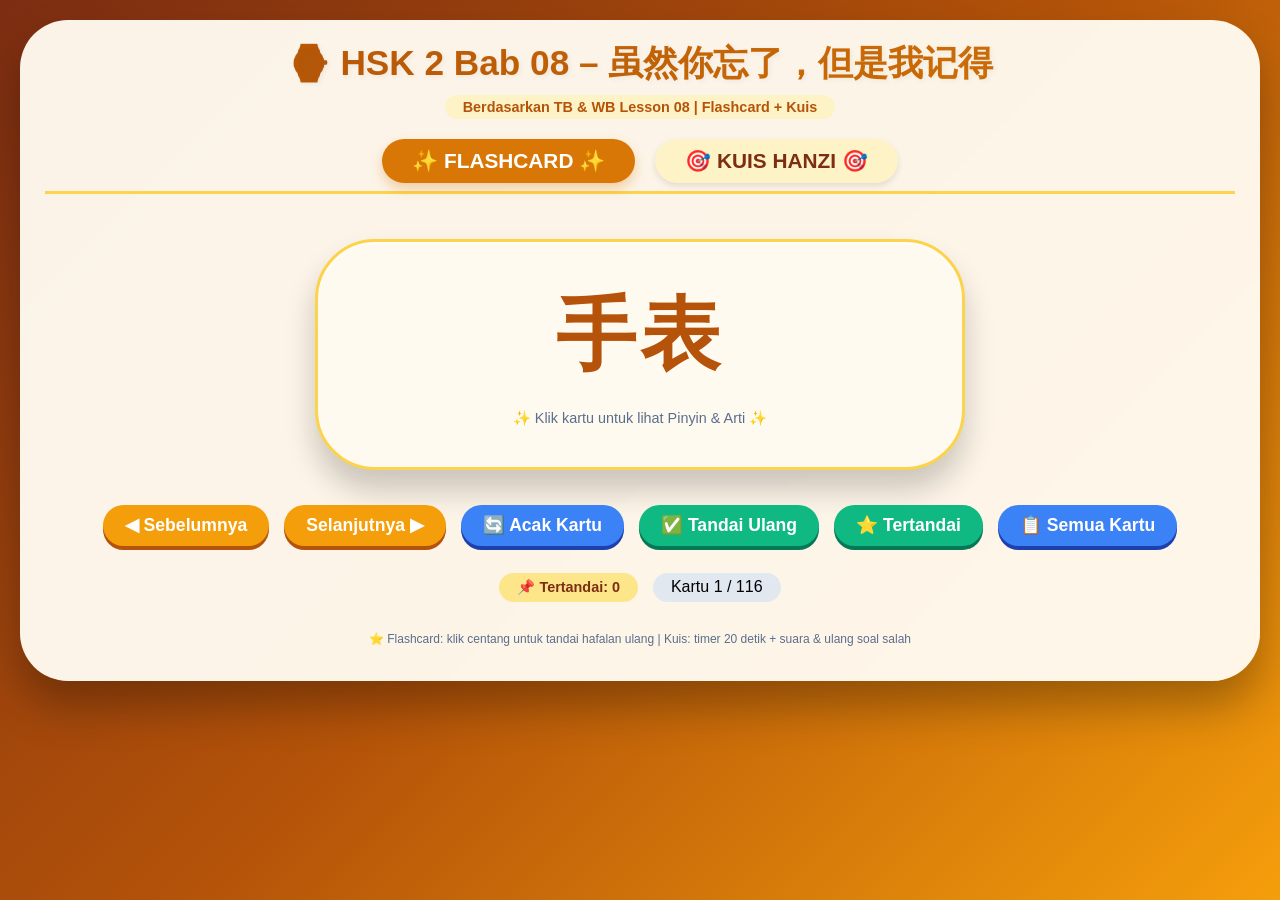
<file: data/wo1/KOSAKATA HSK2 BAB 8.html>
<!DOCTYPE html>
<html lang="id">
<head>
    <meta charset="UTF-8">
    <meta name="viewport" content="width=device-width, initial-scale=1.0, user-scalable=yes">
    <title>HSK 2 Bab 08 – 虽然你忘了，但是我记得 | Flashcard & Kuis</title>
    <style>
        * {
            margin: 0;
            padding: 0;
            box-sizing: border-box;
            user-select: none;
        }

        body {
            background: linear-gradient(135deg, #7c2d12 0%, #b45309 50%, #f59e0b 100%);
            font-family: 'Arial', 'Segoe UI', sans-serif;
            min-height: 100vh;
            padding: 20px;
        }

        .app-container {
            max-width: 1300px;
            margin: 0 auto;
            background: rgba(255, 250, 240, 0.97);
            border-radius: 48px;
            box-shadow: 0 25px 45px rgba(0,0,0,0.3);
            overflow: hidden;
            padding: 20px 25px 35px;
            backdrop-filter: blur(2px);
        }

        .title-section {
            text-align: center;
            margin-bottom: 20px;
        }
        h1 {
            font-size: 2.2rem;
            background: linear-gradient(120deg, #b45309, #d97706);
            background-clip: text;
            -webkit-background-clip: text;
            color: transparent;
            text-shadow: 2px 2px 5px rgba(0,0,0,0.05);
        }
        .watermark {
            font-size: 0.9rem;
            color: #b45309;
            font-weight: bold;
            background: #fef3c7;
            display: inline-block;
            padding: 4px 18px;
            border-radius: 40px;
            margin-top: 8px;
            font-family: 'Arial', sans-serif;
        }

        .tabs {
            display: flex;
            gap: 20px;
            justify-content: center;
            margin-bottom: 25px;
            border-bottom: 3px solid #fcd34d;
            padding-bottom: 8px;
        }
        .tab-btn {
            background: #fef3c7;
            border: none;
            font-size: 1.3rem;
            font-weight: bold;
            padding: 10px 30px;
            border-radius: 60px;
            cursor: pointer;
            transition: 0.2s;
            color: #7c2d12;
            font-family: 'Arial', sans-serif;
            box-shadow: 0 3px 6px rgba(0,0,0,0.1);
        }
        .tab-btn.active {
            background: #d97706;
            color: white;
            box-shadow: 0 6px 12px rgba(217,119,6,0.3);
        }
        .tab-content {
            display: none;
            animation: fade 0.3s ease;
        }
        .tab-content.active {
            display: block;
        }
        @keyframes fade {
            from { opacity: 0; transform: translateY(8px);}
            to { opacity: 1; transform: translateY(0);}
        }

        .flashcard-area {
            display: flex;
            flex-direction: column;
            align-items: center;
        }
        .card {
            background: #fffaf0;
            border-radius: 60px;
            box-shadow: 0 20px 30px rgba(0,0,0,0.2), inset 0 1px 2px white;
            padding: 40px 25px;
            text-align: center;
            width: 100%;
            max-width: 650px;
            margin: 20px auto;
            cursor: pointer;
            transition: 0.2s;
            border: 3px solid #fcd34d;
        }
        .card:hover { transform: scale(1.02); background: #fffbeb; }
        .card-hanzi {
            font-family: 'Simsun', '宋体', 'Times New Roman', serif;
            font-size: 5rem;
            font-weight: 800;
            color: #b45309;
            letter-spacing: 4px;
            margin-bottom: 20px;
            word-break: break-word;
        }
        .card-pinyin {
            font-family: 'Times New Roman', Times, serif;
            font-size: 1.9rem;
            color: #2c5282;
            margin: 12px 0;
            font-weight: 500;
        }
        .card-arti {
            font-family: 'Arial', sans-serif;
            font-size: 1.5rem;
            background: #fef3c7;
            display: inline-block;
            padding: 8px 22px;
            border-radius: 50px;
            color: #7c2d12;
        }
        .info-text {
            font-family: 'Arial', sans-serif;
            font-size: 0.9rem;
            margin-top: 12px;
            color: #5b6e8c;
        }
        .nav-buttons {
            display: flex;
            gap: 15px;
            justify-content: center;
            flex-wrap: wrap;
            margin: 15px 0;
        }
        button {
            background: #f59e0b;
            border: none;
            padding: 10px 22px;
            font-size: 1.1rem;
            font-weight: bold;
            border-radius: 50px;
            cursor: pointer;
            font-family: 'Arial', sans-serif;
            transition: 0.1s;
            color: white;
            box-shadow: 0 4px 0 #b45309;
        }
        button:active {
            transform: translateY(2px);
            box-shadow: 0 1px 0 #b45309;
        }
        .shuffle-btn { background: #3b82f6; box-shadow: 0 4px 0 #1e40af; }
        .checklist-btn { background: #10b981; box-shadow: 0 4px 0 #047857; }
        .review-badge {
            margin-top: 12px;
            display: flex;
            gap: 15px;
            justify-content: center;
            flex-wrap: wrap;
        }
        .mark-info {
            background: #fde68a;
            padding: 6px 18px;
            border-radius: 40px;
            font-family: 'Arial', sans-serif;
            font-weight: bold;
            font-size: 0.9rem;
            color: #7c2d12;
        }
        .counter {
            font-family: 'Arial', sans-serif;
            font-size: 1rem;
            background: #e2e8f0;
            padding: 5px 18px;
            border-radius: 30px;
            display: inline-block;
        }

        .quiz-area { text-align: center; }
        .timer-bar {
            background: #fffbeb;
            padding: 10px 20px;
            border-radius: 60px;
            display: flex;
            align-items: center;
            gap: 15px;
            justify-content: space-between;
            flex-wrap: wrap;
            margin-bottom: 20px;
        }
        .timer-label { font-weight: bold; background: #fcd34d; padding: 5px 15px; border-radius: 40px; color: #7c2d12; }
        .progress-container { flex: 2; background-color: #e2e8f0; border-radius: 30px; height: 18px; overflow: hidden; }
        .time-progress { width: 100%; height: 100%; background: linear-gradient(90deg, #f59e0b, #d97706); border-radius: 30px; transition: width 0.1s linear; }
        .time-warning { background: linear-gradient(90deg, #ef4444, #f97316); }
        .timer-digit { font-family: monospace; font-size: 1.6rem; font-weight: 800; background: #0f172a; color: #fef9c3; padding: 4px 18px; border-radius: 50px; min-width: 100px; }
        .quiz-question { background: #fffbeb; border-radius: 70px; padding: 25px; margin: 15px 0; box-shadow: 0 10px 15px rgba(0,0,0,0.1); }
        .quiz-arti { font-family: 'Arial', sans-serif; font-size: 2rem; font-weight: bold; color: #7c2d12; background: #fde68a; display: inline-block; padding: 10px 30px; border-radius: 60px; }
        .options-grid { display: grid; grid-template-columns: repeat(auto-fit, minmax(180px, 1fr)); gap: 18px; margin: 25px 0; }
        .quiz-option {
            font-family: 'Simsun', '宋体', serif;
            font-size: 1.5rem;
            font-weight: bold;
            background: linear-gradient(145deg, #fffbeb, #fef3c7);
            border: 3px solid #fcd34d;
            border-radius: 70px;
            padding: 14px 8px;
            cursor: pointer;
            transition: 0.1s;
            text-align: center;
            color: #7c2d12;
            box-shadow: 0 5px 0 #d97706;
        }
        .quiz-option:hover:not(:disabled) { transform: translateY(-2px); background: #fde68a; }
        .quiz-option:active:not(:disabled) { transform: translateY(2px); box-shadow: 0 2px 0 #d97706; }
        .disabled-opt { opacity: 0.6; cursor: not-allowed; }
        .feedback { font-family: 'Arial', sans-serif; font-size: 1.2rem; padding: 12px; border-radius: 50px; margin: 15px 0; background: #f1f5f9; font-weight: bold; }
        .score-area { font-family: 'Arial', sans-serif; font-size: 1.2rem; background: #fcd34d; display: inline-block; padding: 6px 22px; border-radius: 40px; margin-bottom: 12px; color: #7c2d12; }
        .quiz-buttons { display: flex; gap: 12px; justify-content: center; flex-wrap: wrap; }
        .next-quiz { background: #10b981; box-shadow: 0 4px 0 #047857; }
        .reset-quiz { background: #ef4444; box-shadow: 0 4px 0 #b91c1c; }
        .repeat-wrong { background: #8b5cf6; box-shadow: 0 4px 0 #5b21b6; }
        footer { text-align: center; margin-top: 30px; font-size: 0.75rem; color: #5b6e8c; }

        @media (max-width: 640px) {
            .card-hanzi { font-size: 3rem; }
            .quiz-arti { font-size: 1.4rem; }
            .quiz-option { font-size: 1.1rem; padding: 10px 5px; }
            .tab-btn { font-size: 1rem; padding: 6px 18px; }
        }
    </style>
</head>
<body>
<div class="app-container">
    <div class="title-section">
        <h1>⌚ HSK 2 Bab 08 – 虽然你忘了，但是我记得</h1>
        <div class="watermark">Berdasarkan TB & WB Lesson 08 | Flashcard + Kuis</div>
    </div>

    <div class="tabs">
        <button class="tab-btn active" data-tab="flashcard">✨ FLASHCARD ✨</button>
        <button class="tab-btn" data-tab="quiz">🎯 KUIS HANZI 🎯</button>
    </div>

    <!-- FLASHCARD -->
    <div id="flashcardTab" class="tab-content active">
        <div class="flashcard-area">
            <div class="card" id="flashcardCard">
                <div class="card-hanzi" id="cardHanzi">...</div>
                <div class="card-pinyin" id="cardPinyin" style="display: none;"></div>
                <div class="card-arti" id="cardArti" style="display: none;"></div>
                <div class="info-text">✨ Klik kartu untuk lihat Pinyin & Arti ✨</div>
            </div>
            <div class="nav-buttons">
                <button id="prevCardBtn">◀ Sebelumnya</button>
                <button id="nextCardBtn">Selanjutnya ▶</button>
                <button id="shuffleFlashBtn" class="shuffle-btn">🔄 Acak Kartu</button>
                <button id="markReviewBtn" class="checklist-btn">✅ Tandai Ulang</button>
                <button id="showMarkedBtn" class="checklist-btn">⭐ Tertandai</button>
                <button id="showAllFlashBtn" class="shuffle-btn">📋 Semua Kartu</button>
            </div>
            <div class="review-badge">
                <span class="mark-info" id="markedCountBadge">📌 Tertandai: 0</span>
                <span class="counter" id="flashCounter">Kartu 1 / 60</span>
            </div>
        </div>
    </div>

    <!-- KUIS -->
    <div id="quizTab" class="tab-content">
        <div class="quiz-area">
            <div class="score-area">🏆 SKOR: <span id="quizScore">0</span> / <span id="totalQuizCount">60</span></div>
            <div class="timer-bar">
                <span class="timer-label">⏱ WAKTU</span>
                <div class="progress-container">
                    <div class="time-progress" id="timeProgress" style="width: 100%;"></div>
                </div>
                <span class="timer-digit" id="timerDisplay">20 detik</span>
            </div>
            <div class="quiz-question">
                <div class="quiz-arti" id="questionArti">Memperkenalkan</div>
            </div>
            <div class="options-grid" id="quizOptionsGrid"></div>
            <div class="feedback" id="quizFeedback">🌸 Pilih Hanzi yang sesuai dengan arti di atas 🌸</div>
            <div class="quiz-buttons">
                <button id="nextQuizBtn" class="next-quiz">▶ Soal Berikutnya</button>
                <button id="resetQuizBtn" class="reset-quiz">🔄 Mulai Baru</button>
                <button id="repeatWrongBtn" class="repeat-wrong">🔁 Ulangi Soal Salah</button>
            </div>
        </div>
    </div>
    <footer>⭐ Flashcard: klik centang untuk tandai hafalan ulang | Kuis: timer 20 detik + suara & ulang soal salah</footer>
</div>

<script>
    // ======================= KOSAKATA BAB 08 =======================
    // Diambil dari file KOSAKATA HSK2 BAB 8.txt, hanya entri dengan aksara Han
    const vocabulary = [
        // Kata Benda
        { hanzi: "手表", pinyin: "shǒubiǎo", arti: "jam tangan (arloji)" },
        { hanzi: "左边", pinyin: "zuǒbian", arti: "sisi kiri" },
        { hanzi: "左", pinyin: "zuǒ", arti: "kiri" },
        { hanzi: "右边", pinyin: "yòubian", arti: "sisi kanan" },
        { hanzi: "右", pinyin: "yòu", arti: "kanan" },
        { hanzi: "爱情片", pinyin: "àiqíngpiàn", arti: "film romantis" },
        { hanzi: "饭馆", pinyin: "fànguǎn", arti: "restoran" },
        { hanzi: "妻子", pinyin: "qīzi", arti: "istri" },
        { hanzi: "丈夫", pinyin: "zhàngfu", arti: "suami" },
        { hanzi: "夫妻", pinyin: "fūqī", arti: "pasangan suami-istri" },
        { hanzi: "电影院", pinyin: "diànyǐngyuàn", arti: "bioskop" },
        { hanzi: "电影票", pinyin: "diànyǐngpiào", arti: "tiket film" },
        { hanzi: "网上", pinyin: "wǎngshang", arti: "online / di internet" },
        { hanzi: "生日", pinyin: "shēngrì", arti: "ulang tahun" },
        { hanzi: "礼物", pinyin: "lǐwù", arti: "hadiah" },
        { hanzi: "菜", pinyin: "cài", arti: "masakan / hidangan" },
        { hanzi: "钱", pinyin: "qián", arti: "uang" },
        { hanzi: "桌子", pinyin: "zhuōzi", arti: "meja" },
        { hanzi: "椅子", pinyin: "yǐzi", arti: "kursi" },
        { hanzi: "茶", pinyin: "chá", arti: "teh" },
        { hanzi: "茶馆", pinyin: "cháguǎn", arti: "kedai teh" },
        { hanzi: "桌椅", pinyin: "zhuōyǐ", arti: "meja dan kursi (perabotan)" },
        { hanzi: "商场", pinyin: "shāngchǎng", arti: "pusat perbelanjaan / mal" },
        { hanzi: "书店", pinyin: "shūdiàn", arti: "toko buku" },
        { hanzi: "学校", pinyin: "xuéxiào", arti: "sekolah" },
        { hanzi: "公交车", pinyin: "gōngjiāochē", arti: "bus" },
        { hanzi: "出租车", pinyin: "chūzūchē", arti: "taksi" },
        { hanzi: "火车票", pinyin: "huǒchēpiào", arti: "tiket kereta" },
        { hanzi: "飞机票", pinyin: "fēijīpiào", arti: "tiket pesawat" },
        { hanzi: "教室", pinyin: "jiàoshì", arti: "ruang kelas" },
        { hanzi: "中学", pinyin: "zhōngxué", arti: "sekolah menengah" },
        { hanzi: "同学", pinyin: "tóngxué", arti: "teman sekelas" },
        { hanzi: "饺子", pinyin: "jiǎozi", arti: "pangsit" },
        { hanzi: "包子", pinyin: "bāozi", arti: "bakpao" },
        { hanzi: "面条", pinyin: "miàntiáo", arti: "mie" },
        { hanzi: "鱼", pinyin: "yú", arti: "ikan" },
        { hanzi: "肉", pinyin: "ròu", arti: "daging" },
        { hanzi: "颜色", pinyin: "yánsè", arti: "warna" },
        { hanzi: "白色", pinyin: "báisè", arti: "putih" },
        { hanzi: "黑色", pinyin: "hēisè", arti: "hitam" },
        { hanzi: "红色", pinyin: "hóngsè", arti: "merah" },
        // Kata Kerja
        { hanzi: "记得", pinyin: "jìde", arti: "mengingat" },
        { hanzi: "忘记", pinyin: "wàngjì", arti: "lupa" },
        { hanzi: "点菜", pinyin: "diǎncài", arti: "memesan makanan" },
        { hanzi: "买", pinyin: "mǎi", arti: "membeli" },
        { hanzi: "卖", pinyin: "mài", arti: "menjual" },
        { hanzi: "花", pinyin: "huā", arti: "menghabiskan (uang)" },
        { hanzi: "请客", pinyin: "qǐngkè", arti: "mentraktir" },
        { hanzi: "吃饭", pinyin: "chīfàn", arti: "makan" },
        { hanzi: "看电影", pinyin: "kàn diànyǐng", arti: "menonton film" },
        { hanzi: "喝茶", pinyin: "hē chá", arti: "minum teh" },
        { hanzi: "唱歌", pinyin: "chànggē", arti: "menyanyi" },
        { hanzi: "学习", pinyin: "xuéxí", arti: "belajar" },
        { hanzi: "准备", pinyin: "zhǔnbèi", arti: "mempersiapkan" },
        { hanzi: "回来", pinyin: "huílái", arti: "kembali (ke sini)" },
        { hanzi: "出去", pinyin: "chūqù", arti: "keluar (ke sana)" },
        { hanzi: "跑步", pinyin: "pǎobù", arti: "berlari" },
        { hanzi: "起床", pinyin: "qǐchuáng", arti: "bangun tidur" },
        { hanzi: "上班", pinyin: "shàngbān", arti: "pergi bekerja" },
        { hanzi: "下班", pinyin: "xiàbān", arti: "pulang kerja" },
        { hanzi: "做饭", pinyin: "zuòfàn", arti: "memasak" },
        // Kata Sifat
        { hanzi: "好看", pinyin: "hǎokàn", arti: "bagus / enak dipandang" },
        { hanzi: "好吃", pinyin: "hǎochī", arti: "enak (makanan)" },
        { hanzi: "有意思", pinyin: "yǒuyìsi", arti: "menarik / seru" },
        { hanzi: "便宜", pinyin: "piányi", arti: "murah" },
        { hanzi: "贵", pinyin: "guì", arti: "mahal" },
        { hanzi: "大", pinyin: "dà", arti: "besar" },
        { hanzi: "小", pinyin: "xiǎo", arti: "kecil" },
        { hanzi: "热", pinyin: "rè", arti: "panas" },
        { hanzi: "冷", pinyin: "lěng", arti: "dingin" },
        { hanzi: "多", pinyin: "duō", arti: "banyak" },
        { hanzi: "少", pinyin: "shǎo", arti: "sedikit" },
        { hanzi: "早", pinyin: "zǎo", arti: "pagi / awal" },
        { hanzi: "晚", pinyin: "wǎn", arti: "malam / terlambat" },
        { hanzi: "新", pinyin: "xīn", arti: "baru" },
        { hanzi: "旧", pinyin: "jiù", arti: "lama / bekas" },
        { hanzi: "长", pinyin: "cháng", arti: "panjang" },
        { hanzi: "短", pinyin: "duǎn", arti: "pendek" },
        { hanzi: "舒服", pinyin: "shūfu", arti: "nyaman" },
        { hanzi: "快乐", pinyin: "kuàilè", arti: "bahagia" },
        // Kata Keterangan & Konjungsi
        { hanzi: "比", pinyin: "bǐ", arti: "daripada (kata depan untuk perbandingan)" },
        { hanzi: "更", pinyin: "gèng", arti: "lebih (memperkuat perbandingan)" },
        { hanzi: "还", pinyin: "hái", arti: "bahkan lebih (memperkuat perbandingan)" },
        { hanzi: "虽然", pinyin: "suīrán", arti: "meskipun" },
        { hanzi: "但是", pinyin: "dànshì", arti: "tetapi" },
        { hanzi: "很", pinyin: "hěn", arti: "sangat" },
        { hanzi: "非常", pinyin: "fēicháng", arti: "sangat luar biasa" },
        { hanzi: "也", pinyin: "yě", arti: "juga" },
        { hanzi: "都", pinyin: "dōu", arti: "semuanya" },
        { hanzi: "就", pinyin: "jiù", arti: "maka / segera" },
        { hanzi: "已经", pinyin: "yǐjīng", arti: "sudah" },
        { hanzi: "真", pinyin: "zhēn", arti: "sungguh" },
        { hanzi: "太", pinyin: "tài", arti: "terlalu" },
        { hanzi: "最", pinyin: "zuì", arti: "paling (superlatif)" },
        // Kata Tanya
        { hanzi: "什么", pinyin: "shénme", arti: "apa" },
        { hanzi: "哪儿", pinyin: "nǎr", arti: "di mana" },
        { hanzi: "哪里", pinyin: "nǎlǐ", arti: "di mana" },
        { hanzi: "谁", pinyin: "shéi", arti: "siapa" },
        { hanzi: "怎么", pinyin: "zěnme", arti: "bagaimana (cara)" },
        { hanzi: "怎么样", pinyin: "zěnmeyàng", arti: "bagaimana (keadaan)" },
        { hanzi: "多少", pinyin: "duōshao", arti: "berapa (jumlah)" },
        { hanzi: "几", pinyin: "jǐ", arti: "berapa (angka kecil)" },
        { hanzi: "哪个", pinyin: "nǎge", arti: "yang mana" },
        { hanzi: "几月几号", pinyin: "jǐ yuè jǐ hào", arti: "tanggal berapa" },
        // Frasa & Contoh Kalimat
        { hanzi: "这两块手表怎么样？", pinyin: "zhè liǎng kuài shǒubiǎo zěnmeyàng?", arti: "Bagaimana dua jam tangan ini?" },
        { hanzi: "左边的比右边的好看", pinyin: "zuǒbian de bǐ yòubian de hǎokàn", arti: "Yang kiri lebih bagus dari yang kanan." },
        { hanzi: "真不便宜！八千八！", pinyin: "zhēn bù piányi! bā qiān bā!", arti: "Sungguh tidak murah! 8800!" },
        { hanzi: "网上买比在这里买便宜", pinyin: "wǎngshang mǎi bǐ zài zhèli mǎi piányi", arti: "Beli online lebih murah dari beli di sini." },
        { hanzi: "虽然你忘了，但是我记得", pinyin: "suīrán nǐ wàng le, dànshì wǒ jìde", arti: "Meskipun kamu lupa, tapi saya ingat." },
        { hanzi: "我们过了一个快乐的生日", pinyin: "wǒmen guò le yī gè kuàilè de shēngrì", arti: "Kami merayakan ulang tahun yang bahagia." },
        { hanzi: "虽然花了一些钱", pinyin: "suīrán huā le yīxiē qián", arti: "Meskipun menghabiskan sedikit uang" },
        { hanzi: "生日快乐！", pinyin: "shēngrì kuàilè!", arti: "Selamat ulang tahun!" },
        { hanzi: "今天比昨天更冷", pinyin: "jīntiān bǐ zuótiān gèng lěng", arti: "Hari ini lebih dingin dari kemarin." },
        { hanzi: "饺子比包子好吃", pinyin: "jiǎozi bǐ bāozi hǎochī", arti: "Pangsit lebih enak dari bakpao." },
        { hanzi: "红色的衣服比黑色的贵", pinyin: "hóngsè de yīfu bǐ hēisè de guì", arti: "Baju merah lebih mahal dari baju hitam." },
        { hanzi: "虽然他病了，但是还来上课", pinyin: "suīrán tā bìng le, dànshì hái lái shàngkè", arti: "Meskipun dia sakit, tapi tetap datang ke kelas." }
    ];
    const TOTAL_VOCAB = vocabulary.length;

    // ========== FLASHCARD ==========
    let currentDisplayList = [...vocabulary];
    let currentFlashIndex = 0;
    let isFlipped = false;
    let markedIndices = new Set();

    function updateMarkedBadge() { document.getElementById("markedCountBadge").innerText = `📌 Tertandai: ${markedIndices.size}`; }
    function shuffleArray(arr) { for (let i = arr.length - 1; i > 0; i--) { const j = Math.floor(Math.random() * (i + 1)); [arr[i], arr[j]] = [arr[j], arr[i]]; } return arr; }
    function renderFlashcard() {
        if (currentDisplayList.length === 0) { document.getElementById("cardHanzi").innerText = "Tidak ada kartu"; return; }
        const item = currentDisplayList[currentFlashIndex];
        document.getElementById("cardHanzi").innerText = item.hanzi;
        const pinyinEl = document.getElementById("cardPinyin");
        const artiEl = document.getElementById("cardArti");
        if (!isFlipped) { pinyinEl.style.display = "none"; artiEl.style.display = "none"; }
        else { pinyinEl.style.display = "block"; artiEl.style.display = "inline-block"; pinyinEl.innerText = item.pinyin; artiEl.innerText = item.arti; }
        document.getElementById("flashCounter").innerText = `Kartu ${currentFlashIndex+1} / ${currentDisplayList.length}`;
    }
    function flipCard() { isFlipped = !isFlipped; renderFlashcard(); }
    function nextFlash() { if(currentDisplayList.length){ currentFlashIndex = (currentFlashIndex+1)%currentDisplayList.length; isFlipped=false; renderFlashcard(); } }
    function prevFlash() { if(currentDisplayList.length){ currentFlashIndex = (currentFlashIndex-1+currentDisplayList.length)%currentDisplayList.length; isFlipped=false; renderFlashcard(); } }
    function toggleMarkCurrent() {
        if(currentDisplayList.length===0) return;
        const currentVoc = currentDisplayList[currentFlashIndex];
        const origIdx = vocabulary.findIndex(v => v.hanzi === currentVoc.hanzi && v.pinyin === currentVoc.pinyin);
        if(origIdx !== -1){
            if(markedIndices.has(origIdx)) markedIndices.delete(origIdx);
            else markedIndices.add(origIdx);
            updateMarkedBadge();
            alert(markedIndices.has(origIdx) ? `✅ ${currentVoc.hanzi} ditandai ulang` : `❌ ${currentVoc.hanzi} dihapus dari tandai`);
        }
    }
    function showMarkedOnly() {
        const markedVoc = [];
        for(let idx of markedIndices) markedVoc.push(vocabulary[idx]);
        if(markedVoc.length===0){ alert("Belum ada kartu ditandai. Klik ✅ Tandai Ulang pada kartu."); return; }
        currentDisplayList = [...markedVoc];
        currentFlashIndex = 0; isFlipped=false; renderFlashcard();
    }
    function showAllFlash() { currentDisplayList = [...vocabulary]; currentFlashIndex=0; isFlipped=false; renderFlashcard(); }
    function shuffleFlash() { currentDisplayList = shuffleArray([...currentDisplayList]); currentFlashIndex=0; isFlipped=false; renderFlashcard(); }

    // ========== KUIS ==========
    let audioCtx = null;
    function initAudio() { if(!audioCtx) audioCtx = new (window.AudioContext||window.webkitAudioContext)(); return audioCtx; }
    function playTone(freq, dur, vol=0.2) { let ctx=initAudio(); if(ctx.state==='suspended') ctx.resume().then(()=>_play(ctx,freq,dur,vol)).catch(e=>{}); else _play(ctx,freq,dur,vol); }
    function _play(ctx,freq,dur,vol){ let osc=ctx.createOscillator(), gain=ctx.createGain(); osc.connect(gain); gain.connect(ctx.destination); osc.frequency.value=freq; gain.gain.value=vol; osc.start(); gain.gain.exponentialRampToValueAtTime(0.0001, ctx.currentTime+dur); osc.stop(ctx.currentTime+dur); }
    function playCorrect() { playTone(880,0.12,0.25); setTimeout(()=>playTone(1100,0.2,0.25),130); setTimeout(()=>playTone(1320,0.25,0.2),280); }
    function playWrong() { let ctx=initAudio(); if(ctx.state==='suspended') ctx.resume().then(()=>_playWrong(ctx)).catch(e=>{}); else _playWrong(ctx); }
    function _playWrong(ctx){ let osc=ctx.createOscillator(), gain=ctx.createGain(); osc.connect(gain); gain.connect(ctx.destination); osc.frequency.value=220; gain.gain.value=0.35; osc.start(); let lfo=ctx.createOscillator(), lfoG=ctx.createGain(); lfo.connect(lfoG); lfoG.connect(gain.gain); lfo.frequency.value=18; lfoG.gain.value=0.25; lfo.start(); gain.gain.exponentialRampToValueAtTime(0.0001, ctx.currentTime+0.5); osc.stop(ctx.currentTime+0.5); lfo.stop(ctx.currentTime+0.5); }

    let quizQuestionsOrder = [];
    let currentQIndex = 0;
    let quizScore = 0;
    let quizAnswered = false;
    let timerInterval = null;
    let timeLeft = 20;
    let currentQuestionVocab = null;
    let currentOptions = [];
    let wrongIndices = [];
    let quizMode = "normal";
    let repeatList = [];

    const quizScoreSpan = document.getElementById("quizScore");
    const totalQuizSpan = document.getElementById("totalQuizCount");
    const questionArtiSpan = document.getElementById("questionArti");
    const optionsGrid = document.getElementById("quizOptionsGrid");
    const quizFeedback = document.getElementById("quizFeedback");
    const nextQuizBtn = document.getElementById("nextQuizBtn");
    const resetQuizBtn = document.getElementById("resetQuizBtn");
    const repeatWrongBtn = document.getElementById("repeatWrongBtn");
    const timeProgress = document.getElementById("timeProgress");
    const timerDisplaySpan = document.getElementById("timerDisplay");

    function stopTimer() { if(timerInterval) clearInterval(timerInterval); timerInterval=null; }
    function startTimer() {
        timeLeft=20; updateTimerUI();
        timerInterval = setInterval(()=>{
            if(quizAnswered) return;
            if(timeLeft<=1){ if(!quizAnswered) finishAnswer(false, true); }
            else { timeLeft--; updateTimerUI(); }
        },1000);
    }
    function updateTimerUI() {
        timerDisplaySpan.innerText = `${timeLeft} detik`;
        let percent = (timeLeft/20)*100;
        timeProgress.style.width=`${percent}%`;
        if(timeLeft<=5) timeProgress.classList.add("time-warning");
        else timeProgress.classList.remove("time-warning");
    }

    function generateOptions(correctHanzi, correctIdx) {
        let others = vocabulary.filter((_,i)=> i!==correctIdx).map(v=>v.hanzi);
        others = shuffleArray([...others]);
        let opts = [correctHanzi];
        for(let i=0; i<Math.min(3, others.length); i++) opts.push(others[i]);
        return shuffleArray(opts);
    }
    function renderQuizOptions() {
        optionsGrid.innerHTML = "";
        currentOptions.forEach(opt => {
            let btn = document.createElement("button");
            btn.className = "quiz-option";
            btn.innerText = opt;
            btn.style.fontFamily = "'Simsun', '宋体', serif";
            btn.addEventListener("click", () => checkAnswer(opt));
            optionsGrid.appendChild(btn);
        });
    }
    function enableOptions(enable) {
        document.querySelectorAll(".quiz-option").forEach(btn => {
            if(enable) { btn.disabled=false; btn.classList.remove("disabled-opt"); }
            else { btn.disabled=true; btn.classList.add("disabled-opt"); }
        });
    }
    function finishAnswer(isCorrect, isTimeout=false) {
        if(quizAnswered) return;
        quizAnswered=true;
        stopTimer();
        if(isCorrect) { playCorrect(); quizScore++; updateQuizUI(); quizFeedback.innerHTML="✅ BENAR! +1 poin ✅"; quizFeedback.style.background="#d1fae5"; }
        else { playWrong(); quizFeedback.innerHTML=`❌ SALAH! Hanzi benar: "${currentQuestionVocab.hanzi}" ❌`; quizFeedback.style.background="#fee2e2";
            if(quizMode==="normal" && !isTimeout) { let wrongIdx = quizQuestionsOrder[currentQIndex]; if(!wrongIndices.includes(wrongIdx)) wrongIndices.push(wrongIdx); } }
        enableOptions(false);
    }
    function checkAnswer(selected) { if(quizAnswered) return; let isCorrect = (selected === currentQuestionVocab.hanzi); finishAnswer(isCorrect, false); }
    function updateQuizUI() { quizScoreSpan.innerText = quizScore; totalQuizSpan.innerText = (quizMode==="repeat"? repeatList.length : TOTAL_VOCAB); }
    function loadQuizQuestion() {
        if(quizMode==="normal" && currentQIndex >= quizQuestionsOrder.length) { endQuiz(); return; }
        if(quizMode==="repeat" && currentQIndex >= repeatList.length) { endQuiz(); return; }
        let vocabIdx = (quizMode==="normal") ? quizQuestionsOrder[currentQIndex] : repeatList[currentQIndex];
        currentQuestionVocab = vocabulary[vocabIdx];
        questionArtiSpan.innerText = currentQuestionVocab.arti;
        currentOptions = generateOptions(currentQuestionVocab.hanzi, vocabIdx);
        renderQuizOptions();
        quizAnswered=false;
        enableOptions(true);
        quizFeedback.innerHTML = "🌸 Pilih Hanzi yang tepat! 🌸";
        quizFeedback.style.background="#f1f5f9";
        stopTimer(); startTimer();
    }
    function nextQuiz() {
        if(!quizAnswered && currentQIndex < (quizMode==="normal"?quizQuestionsOrder.length:repeatList.length)) {
            quizFeedback.innerHTML = "⚠️ Jawab dulu sebelum lanjut! ⚠️"; quizFeedback.style.background="#fef3c7";
            setTimeout(()=>{ if(!quizAnswered) quizFeedback.style.background="#f1f5f9"; },800);
            return;
        }
        currentQIndex++;
        if((quizMode==="normal" && currentQIndex<quizQuestionsOrder.length) || (quizMode==="repeat" && currentQIndex<repeatList.length))
            loadQuizQuestion();
        else endQuiz();
    }
    function endQuiz() {
        stopTimer(); enableOptions(false);
        if(quizMode==="normal"){
            if(wrongIndices.length>0) quizFeedback.innerHTML = `🎉 Selesai! Skor: ${quizScore}/${quizQuestionsOrder.length}. Kamu salah ${wrongIndices.length} soal. Tekan "Ulangi Soal Salah" untuk perbaiki. 🎉`;
            else quizFeedback.innerHTML = `🎉 SEMPURNA! Skor: ${quizScore}/${quizQuestionsOrder.length} 🎉`;
        } else {
            quizFeedback.innerHTML = `🔁 Latihan ulang selesai! Skor: ${quizScore}/${repeatList.length}. Tekan "Mulai Baru" untuk sesi baru. 🔁`;
        }
        questionArtiSpan.innerText = "✨ Kuis Selesai ✨";
        nextQuizBtn.disabled = true;
    }
    function resetQuiz() {
        stopTimer(); quizMode="normal"; wrongIndices=[];
        let indices = Array.from({length:TOTAL_VOCAB}, (_,i)=>i);
        quizQuestionsOrder = shuffleArray([...indices]);
        currentQIndex=0; quizScore=0; quizAnswered=false;
        updateQuizUI(); loadQuizQuestion(); nextQuizBtn.disabled=false;
    }
    function repeatWrong() {
        if(wrongIndices.length===0){ quizFeedback.innerHTML="✨ Tidak ada soal salah! Kamu hebat ✨"; return; }
        stopTimer(); quizMode="repeat"; repeatList = [...wrongIndices];
        currentQIndex=0; quizScore=0; quizAnswered=false;
        updateQuizUI(); loadQuizQuestion(); nextQuizBtn.disabled=false;
        quizFeedback.innerHTML = "🔁 Mode Ulang Soal Salah. Kerjakan dengan baik! 🔁";
    }

    // ========== EVENT LISTENERS ==========
    document.getElementById("flashcardCard").addEventListener("click", flipCard);
    document.getElementById("prevCardBtn").addEventListener("click", prevFlash);
    document.getElementById("nextCardBtn").addEventListener("click", nextFlash);
    document.getElementById("shuffleFlashBtn").addEventListener("click", shuffleFlash);
    document.getElementById("markReviewBtn").addEventListener("click", toggleMarkCurrent);
    document.getElementById("showMarkedBtn").addEventListener("click", showMarkedOnly);
    document.getElementById("showAllFlashBtn").addEventListener("click", showAllFlash);
    nextQuizBtn.addEventListener("click", nextQuiz);
    resetQuizBtn.addEventListener("click", resetQuiz);
    repeatWrongBtn.addEventListener("click", repeatWrong);

    // Tab switching
    document.querySelectorAll(".tab-btn").forEach(btn=>{
        btn.addEventListener("click",()=>{
            let tab = btn.getAttribute("data-tab");
            document.getElementById("flashcardTab").classList.toggle("active", tab==="flashcard");
            document.getElementById("quizTab").classList.toggle("active", tab==="quiz");
            document.querySelectorAll(".tab-btn").forEach(b=>b.classList.remove("active"));
            btn.classList.add("active");
        });
    });

    // Inisialisasi
    function init() {
        showAllFlash();
        updateMarkedBadge();
        resetQuiz();
        document.body.addEventListener("click", ()=>{
            if(audioCtx && audioCtx.state==='suspended') audioCtx.resume();
        }, {once:true});
    }
    init();
</script>
</body>
</html>
</file>
